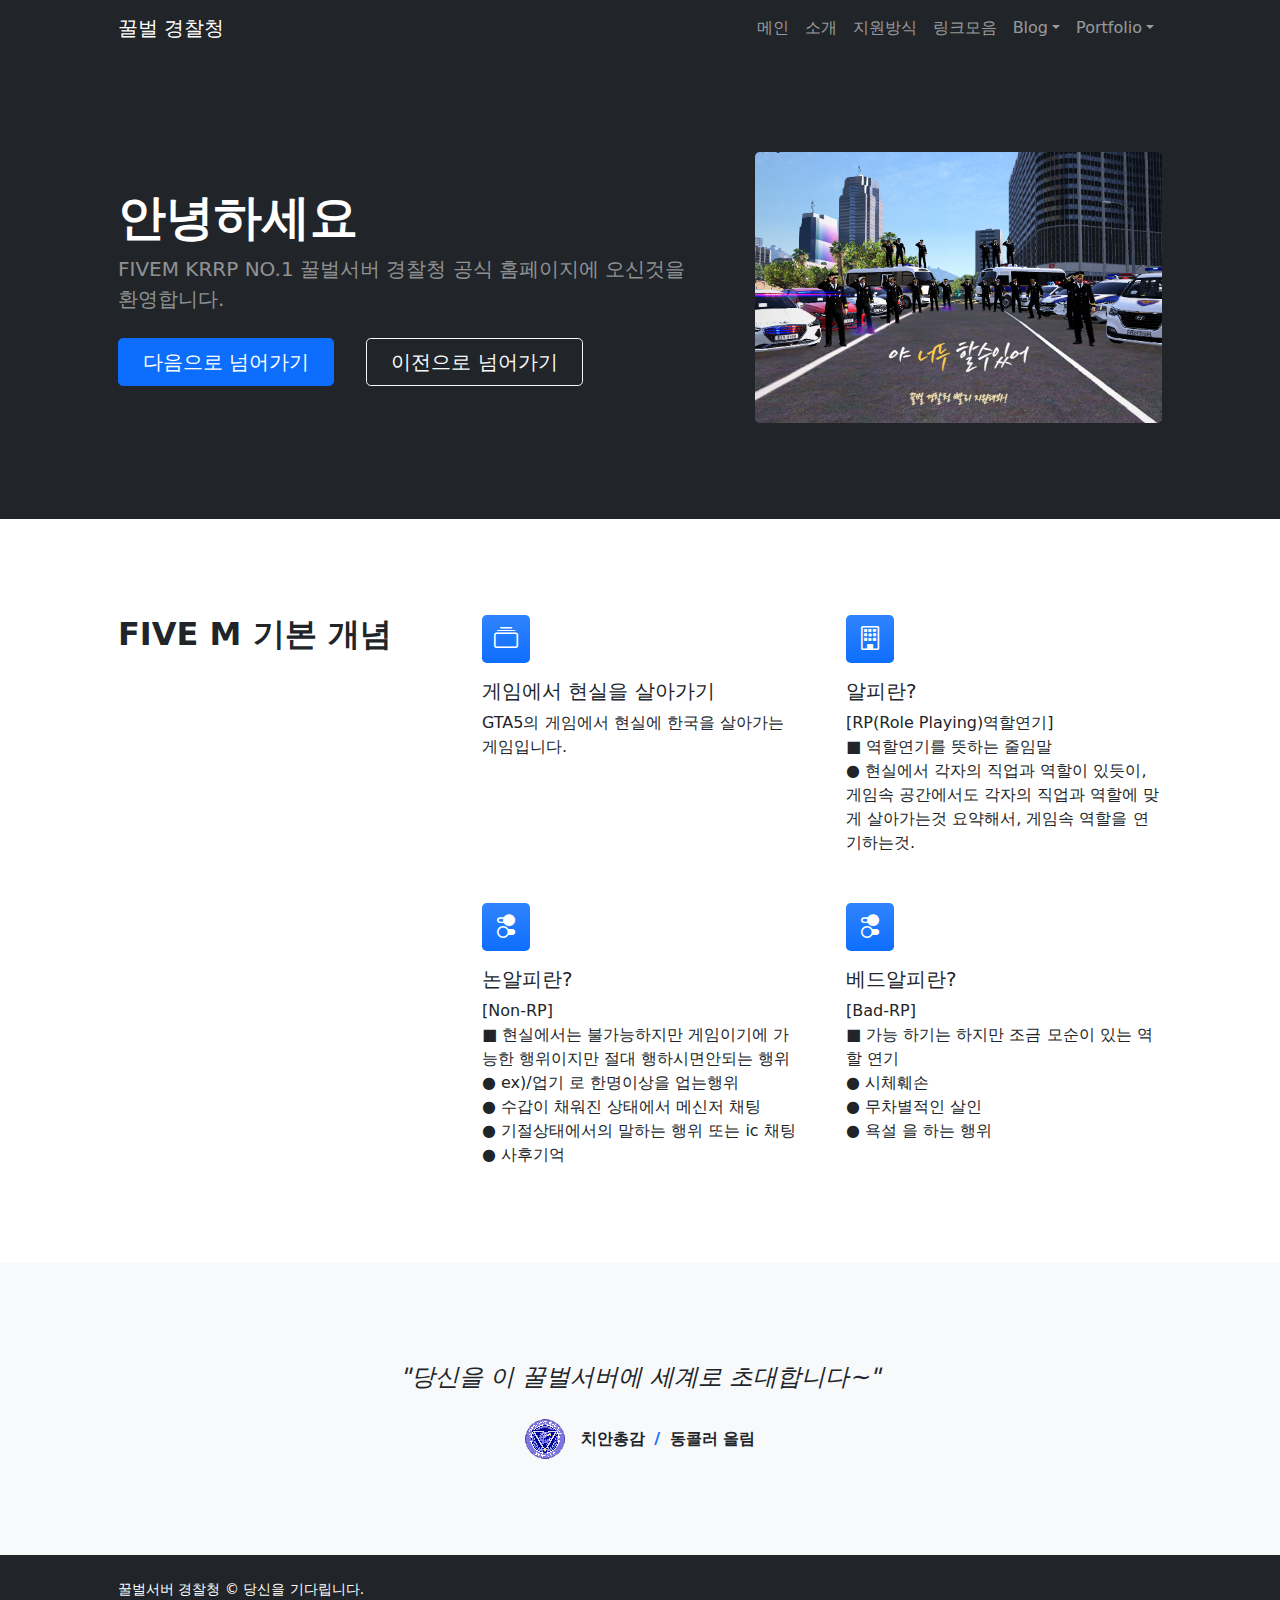
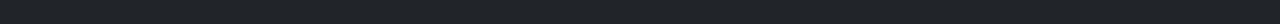
<file: index.html>
<!DOCTYPE html>
<html lang="en">
    <head>
        <meta charset="utf-8" />
        <meta name="viewport" content="width=device-width, initial-scale=1, shrink-to-fit=no" />
        <meta name="description" content="" />
        <meta name="author" content="" />
        <title>FIVE M 꿀벌서버 경찰청</title>
        <!-- Favicon-->
        <link rel="icon" type="image/x-icon" href="assets/1234.ico" />
        <!-- Bootstrap icons-->
        <link href="https://cdn.jsdelivr.net/npm/bootstrap-icons@1.5.0/font/bootstrap-icons.css" rel="stylesheet" />
        <!-- Core theme CSS (includes Bootstrap)-->
        <link href="css/styles.css" rel="stylesheet" />
    </head>
    <body class="d-flex flex-column h-100">
        <main class="flex-shrink-0">
            <!-- Navigation-->
            <nav class="navbar navbar-expand-lg navbar-dark bg-dark">
                <div class="container px-5">
                    <a class="navbar-brand" href="index.html">꿀벌 경찰청</a>
                    <button class="navbar-toggler" type="button" data-bs-toggle="collapse" data-bs-target="#navbarSupportedContent" aria-controls="navbarSupportedContent" aria-expanded="false" aria-label="Toggle navigation"><span class="navbar-toggler-icon"></span></button>
                    <div class="collapse navbar-collapse" id="navbarSupportedContent">
                        <ul class="navbar-nav ms-auto mb-2 mb-lg-0">
                          <li class="nav-item"><a class="nav-link" href="index.html">메인</a></li>
                          <li class="nav-item"><a class="nav-link" href="about.html">소개</a></li>
                          <li class="nav-item"><a class="nav-link" href="faq.html">지원방식</a></li>
                          <li class="nav-item"><a class="nav-link" href="index2.html">링크모음</a></li>
                          <li class="nav-item dropdown">
                              <a class="nav-link dropdown-toggle" id="navbarDropdownBlog" href="#" role="button" data-bs-toggle="dropdown" aria-expanded="false">Blog</a>
                              <ul class="dropdown-menu dropdown-menu-end" aria-labelledby="navbarDropdownBlog">
                                  <li><a class="dropdown-item" href="blog-home.html">블로그-메인</a></li>
                              </ul>
                          </li>
                          <li class="nav-item dropdown">
                              <a class="nav-link dropdown-toggle" id="navbarDropdownPortfolio" href="#" role="button" data-bs-toggle="dropdown" aria-expanded="false">Portfolio</a>
                              <ul class="dropdown-menu dropdown-menu-end" aria-labelledby="navbarDropdownPortfolio">
                                  <li><a class="dropdown-item" href="Portfolio-overview.html">포트폴리오 개요</a></li>
                                </ul>
                            </li>
                        </ul>
                    </div>
                </div>
            </nav>
            <!-- Header-->
            <header class="bg-dark py-5">
                <div class="container px-5">
                    <div class="row gx-5 align-items-center justify-content-center">
                        <div class="col-lg-8 col-xl-7 col-xxl-6">
                            <div class="my-5 text-center text-xl-start">
                                <h1 class="display-5 fw-bolder text-white mb-2">안녕하세요</h1>
                                <p class="lead fw-normal text-white-50 mb-4">FIVEM KRRP NO.1 꿀벌서버 경찰청 공식 홈페이지에 오신것을 환영합니다.</p>
                                <div class="d-grid gap-3 d-sm-flex justify-content-sm-center justify-content-xl-start">
                                    <a class="btn btn-primary btn-lg px-4 me-sm-3" href="#features">다음으로 넘어가기</a>
                                    <a class="btn btn-outline-light btn-lg px-4" href="#!">이전으로 넘어가기</a>
                                </div>
                            </div>
                        </div>
                        <div class="col-xl-5 col-xxl-6 d-none d-xl-block text-center"><img class="img-fluid rounded-3 my-5" src="2.png" alt="..." /></div>
                    </div>
                </div>
            </header>
            <!-- Features section-->
            <section class="py-5" id="features">
                <div class="container px-5 my-5">
                    <div class="row gx-5">
                        <div class="col-lg-4 mb-5 mb-lg-0"><h2 class="fw-bolder mb-0">FIVE M 기본 개념</h2></div>
                        <div class="col-lg-8">
                            <div class="row gx-5 row-cols-1 row-cols-md-2">
                                <div class="col mb-5 h-100">
                                    <div class="feature bg-primary bg-gradient text-white rounded-3 mb-3"><i class="bi bi-collection"></i></div>
                                    <h2 class="h5">게임에서 현실을 살아가기</h2>
                                    <p class="mb-0">GTA5의 게임에서 현실에 한국을 살아가는 게임입니다.</p>
                                </div>
                                <div class="col mb-5 h-100">
                                    <div class="feature bg-primary bg-gradient text-white rounded-3 mb-3"><i class="bi bi-building"></i></div>
                                    <h2 class="h5">알피란?</h2>
                                    <p class="mb-0">[RP(Role Playing)역할연기]<br>■ 역할연기를 뜻하는 줄임말<br>● 현실에서 각자의 직업과 역할이 있듯이, 게임속 공간에서도 각자의 직업과 역할에 맞게 살아가는것 요약해서, 게임속 역할을 연기하는것.</p>
                                </div>
                                <div class="col mb-5 mb-md-0 h-100">
                                    <div class="feature bg-primary bg-gradient text-white rounded-3 mb-3"><i class="bi bi-toggles2"></i></div>
                                    <h2 class="h5">논알피란?</h2>
                                    <p class="mb-0">[Non-RP]<br>
■ 현실에서는 불가능하지만 게임이기에 가능한 행위이지만 절대 행하시면안되는 행위<br>
● ex)/업기 로 한명이상을  업는행위<br>
● 수갑이 채워진 상태에서 메신저 채팅<br>
● 기절상태에서의 말하는 행위 또는 ic 채팅<br>
● 사후기억<br></p>
                                </div>
                                <div class="col h-100">
                                    <div class="feature bg-primary bg-gradient text-white rounded-3 mb-3"><i class="bi bi-toggles2"></i></div>
                                    <h2 class="h5">베드알피란?</h2>
                                    <p class="mb-0">[Bad-RP]<br>
■ 가능 하기는 하지만 조금 모순이 있는 역할 연기<br>
● 시체훼손<br>
● 무차별적인 살인<br>
● 욕설 을 하는 행위<br></p>
                                </div>
                            </div>
                        </div>
                    </div>
                </div>
            </section>
            <!-- Testimonial section-->
            <div class="py-5 bg-light">
                <div class="container px-5 my-5">
                    <div class="row gx-5 justify-content-center">
                        <div class="col-lg-10 col-xl-7">
                            <div class="text-center">
                                <div class="fs-4 mb-4 fst-italic">"당신을 이 꿀벌서버에 세계로 초대합니다~"</div>
                                <div class="d-flex align-items-center justify-content-center">
                                    <img class="rounded-circle me-3" src="1.png" alt="..." />
                                    <div class="fw-bold">
                                        치안총감
                                        <span class="fw-bold text-primary mx-1">/</span>
                                        동콜러 올림
                                    </div>
                                </div>
                            </div>
                        </div>
                    </div>
                </div>
            </div>
            <footer class="bg-dark py-4 mt-auto">
                <div class="container px-5">
                    <div class="row align-items-center justify-content-between flex-column flex-sm-row">
                        <div class="col-auto"><div class="small m-0 text-white">꿀벌서버 경찰청 &copy; 당신을 기다립니다.</div></div>
                        <div class="col-auto">
                        </div>
                    </div>
                </div>
            </footer>
            <!-- Bootstrap core JS-->
            <script src="https://cdn.jsdelivr.net/npm/bootstrap@5.1.3/dist/js/bootstrap.bundle.min.js"></script>
            <!-- Core theme JS-->
            <script src="js/scripts.js"></script>
    </body>
</html>
</file>
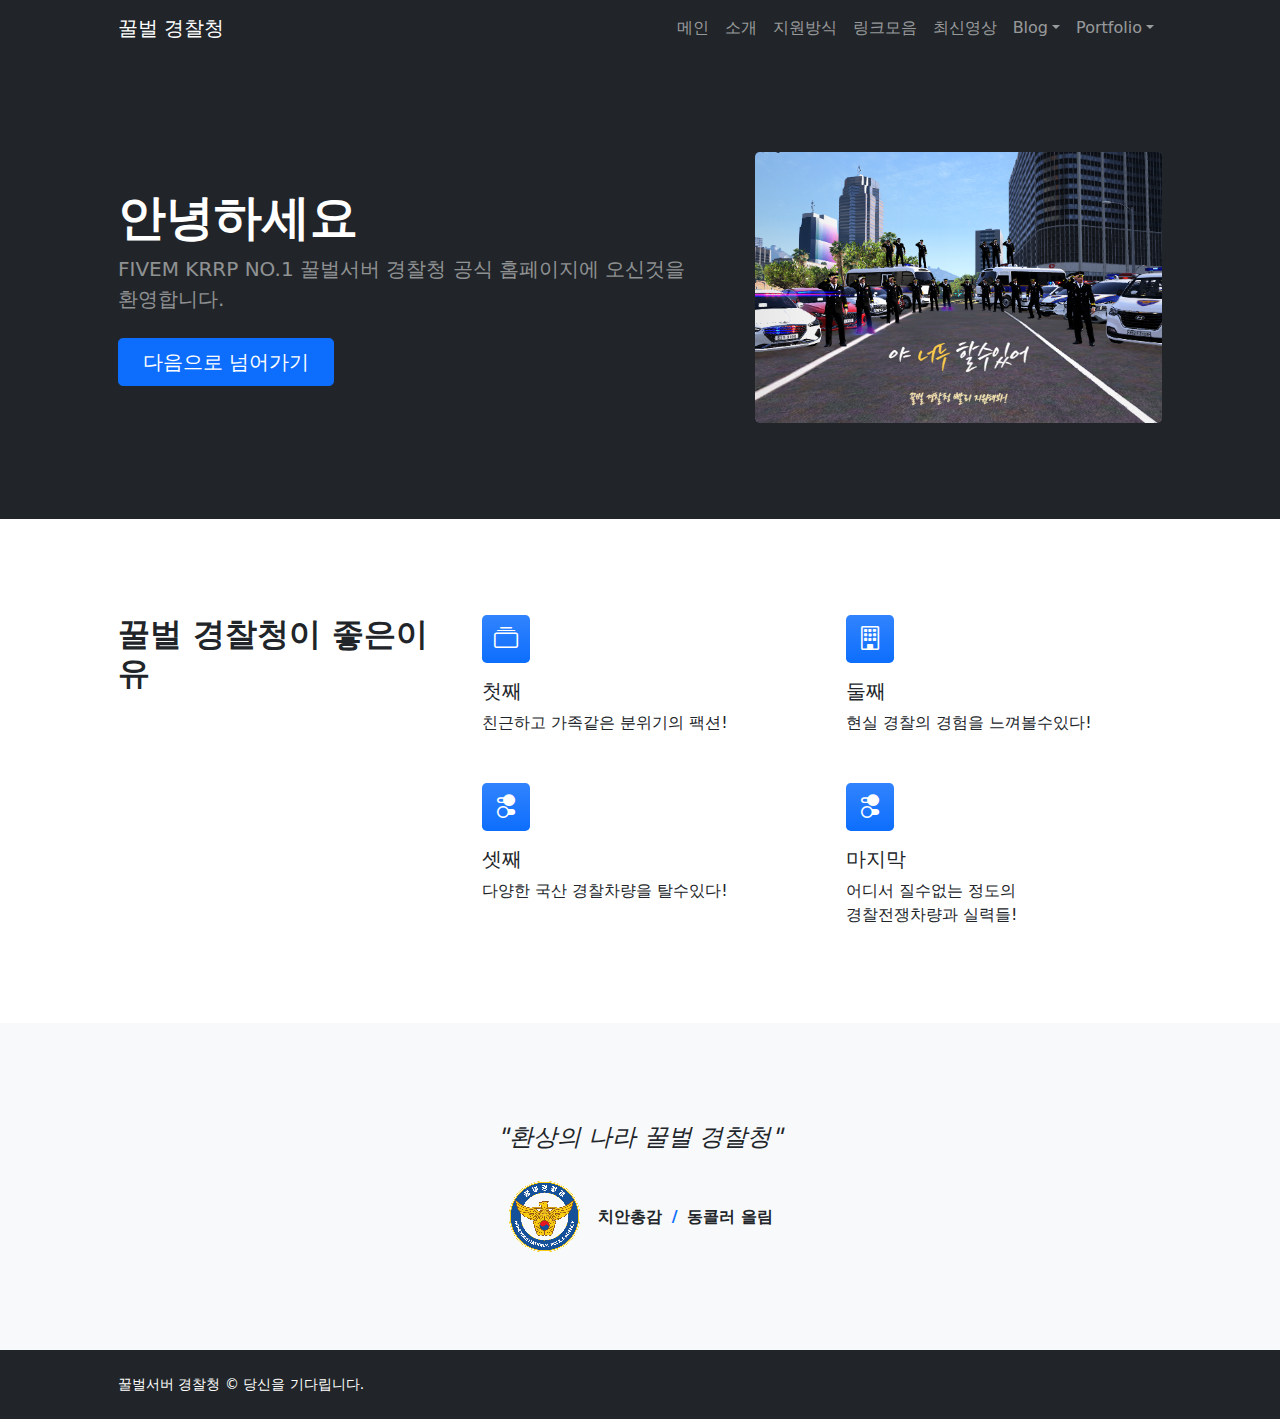
<file: 1234hbee-main/index.html>
<!DOCTYPE html>
<html lang="en">
    <head>
        <meta charset="utf-8" />
        <meta name="viewport" content="width=device-width, initial-scale=1, shrink-to-fit=no" />
        <meta name="description" content="" />
        <meta name="author" content="" />
        <title>FIVE M 꿀벌서버 경찰청</title>
        <!-- Favicon-->
        <link rel="icon" type="image/x-icon" href="assets/1234.ico" />
        <!-- Bootstrap icons-->
        <link href="https://cdn.jsdelivr.net/npm/bootstrap-icons@1.5.0/font/bootstrap-icons.css" rel="stylesheet" />
        <!-- Core theme CSS (includes Bootstrap)-->
        <link href="css/styles.css" rel="stylesheet" />
    </head>
    <body class="d-flex flex-column h-100">
        <main class="flex-shrink-0">
            <!-- Navigation-->
            <nav class="navbar navbar-expand-lg navbar-dark bg-dark">
                <div class="container px-5">
                    <a class="navbar-brand" href="index.html">꿀벌 경찰청</a>
                    <button class="navbar-toggler" type="button" data-bs-toggle="collapse" data-bs-target="#navbarSupportedContent" aria-controls="navbarSupportedContent" aria-expanded="false" aria-label="Toggle navigation"><span class="navbar-toggler-icon"></span></button>
                    <div class="collapse navbar-collapse" id="navbarSupportedContent">
                        <ul class="navbar-nav ms-auto mb-2 mb-lg-0">
                          <li class="nav-item"><a class="nav-link" href="index.html">메인</a></li>
                          <li class="nav-item"><a class="nav-link" href="about.html">소개</a></li>
                          <li class="nav-item"><a class="nav-link" href="faq.html">지원방식</a></li>
                          <li class="nav-item"><a class="nav-link" href="index2.html">링크모음</a></li>
                          <li class="nav-item"><a class="nav-link" href="index3.html">최신영상</a></li>
                          <li class="nav-item dropdown">
                              <a class="nav-link dropdown-toggle" id="navbarDropdownBlog" href="#" role="button" data-bs-toggle="dropdown" aria-expanded="false">Blog</a>
                              <ul class="dropdown-menu dropdown-menu-end" aria-labelledby="navbarDropdownBlog">
                                  <li><a class="dropdown-item" href="blog-home.html">블로그-메인</a></li>
                              </ul>
                          </li>
                          <li class="nav-item dropdown">
                              <a class="nav-link dropdown-toggle" id="navbarDropdownPortfolio" href="#" role="button" data-bs-toggle="dropdown" aria-expanded="false">Portfolio</a>
                              <ul class="dropdown-menu dropdown-menu-end" aria-labelledby="navbarDropdownPortfolio">
                                  <li><a class="dropdown-item" href="Portfolio-overview.html">포트폴리오 개요</a></li>
                                </ul>
                            </li>
                        </ul>
                    </div>
                </div>
            </nav>
            <!-- Header-->
            <header class="bg-dark py-5">
                <div class="container px-5">
                    <div class="row gx-5 align-items-center justify-content-center">
                        <div class="col-lg-8 col-xl-7 col-xxl-6">
                            <div class="my-5 text-center text-xl-start">
                                <h1 class="display-5 fw-bolder text-white mb-2">안녕하세요</h1>
                                <p class="lead fw-normal text-white-50 mb-4">FIVEM KRRP NO.1 꿀벌서버 경찰청 공식 홈페이지에 오신것을 환영합니다.</p>
                                <div class="d-grid gap-3 d-sm-flex justify-content-sm-center justify-content-xl-start">
                                    <a class="btn btn-primary btn-lg px-4 me-sm-3" href="#features">다음으로 넘어가기</a>
                                </div>
                            </div>
                        </div>
                        <div class="col-xl-5 col-xxl-6 d-none d-xl-block text-center"><img class="img-fluid rounded-3 my-5" src="2.png" alt="..." /></div>
                    </div>
                </div>
            </header>
            <!-- Features section-->
            <section class="py-5" id="features">
                <div class="container px-5 my-5">
                    <div class="row gx-5">
                        <div class="col-lg-4 mb-5 mb-lg-0"><h2 class="fw-bolder mb-0">꿀벌 경찰청이 좋은이유</h2></div>
                        <div class="col-lg-8">
                            <div class="row gx-5 row-cols-1 row-cols-md-2">
                                <div class="col mb-5 h-100">
                                    <div class="feature bg-primary bg-gradient text-white rounded-3 mb-3"><i class="bi bi-collection"></i></div>
                                    <h2 class="h5">첫째</h2>
                                    <p class="mb-0">친근하고 가족같은 분위기의 팩션!</p>
                                </div>
                                <div class="col mb-5 h-100">
                                    <div class="feature bg-primary bg-gradient text-white rounded-3 mb-3"><i class="bi bi-building"></i></div>
                                    <h2 class="h5">둘째</h2>
                                    <p class="mb-0">현실 경찰의 경험을 느껴볼수있다!</p>
                                </div>
                                <div class="col mb-5 mb-md-0 h-100">
                                    <div class="feature bg-primary bg-gradient text-white rounded-3 mb-3"><i class="bi bi-toggles2"></i></div>
                                    <h2 class="h5">셋째</h2>
                                    <p class="mb-0">다양한 국산 경찰차량을 탈수있다!</p>
                                </div>
                                <div class="col h-100">
                                    <div class="feature bg-primary bg-gradient text-white rounded-3 mb-3"><i class="bi bi-toggles2"></i></div>
                                    <h2 class="h5">마지막</h2>
                                    <p class="mb-0">어디서 질수없는 정도의 <br>경찰전쟁차량과 실력들!</br></p>
                                </div>
                            </div>
                        </div>
                    </div>
                </div>
            </section>
            <!-- Testimonial section-->
            <div class="py-5 bg-light">
                <div class="container px-5 my-5">
                    <div class="row gx-5 justify-content-center">
                        <div class="col-lg-10 col-xl-7">
                            <div class="text-center">
                                <div class="fs-4 mb-4 fst-italic">"환상의 나라 꿀벌 경찰청"</div>
                                <div class="d-flex align-items-center justify-content-center">
                                    <img class="rounded-circle me-3" src="1.png" alt="..." />
                                    <div class="fw-bold">
                                        치안총감
                                        <span class="fw-bold text-primary mx-1">/</span>
                                        동콜러 올림
                                    </div>
                                </div>
                            </div>
                        </div>
                    </div>
                </div>
            </div>
            <footer class="bg-dark py-4 mt-auto">
                <div class="container px-5">
                    <div class="row align-items-center justify-content-between flex-column flex-sm-row">
                        <div class="col-auto"><div class="small m-0 text-white">꿀벌서버 경찰청 &copy; 당신을 기다립니다.</div></div>
                        <div class="col-auto">
                        </div>
                    </div>
                </div>
            </footer>
            <!-- Bootstrap core JS-->
            <script src="https://cdn.jsdelivr.net/npm/bootstrap@5.1.3/dist/js/bootstrap.bundle.min.js"></script>
            <!-- Core theme JS-->
            <script src="js/scripts.js"></script>
    </body>
</html>
</file>
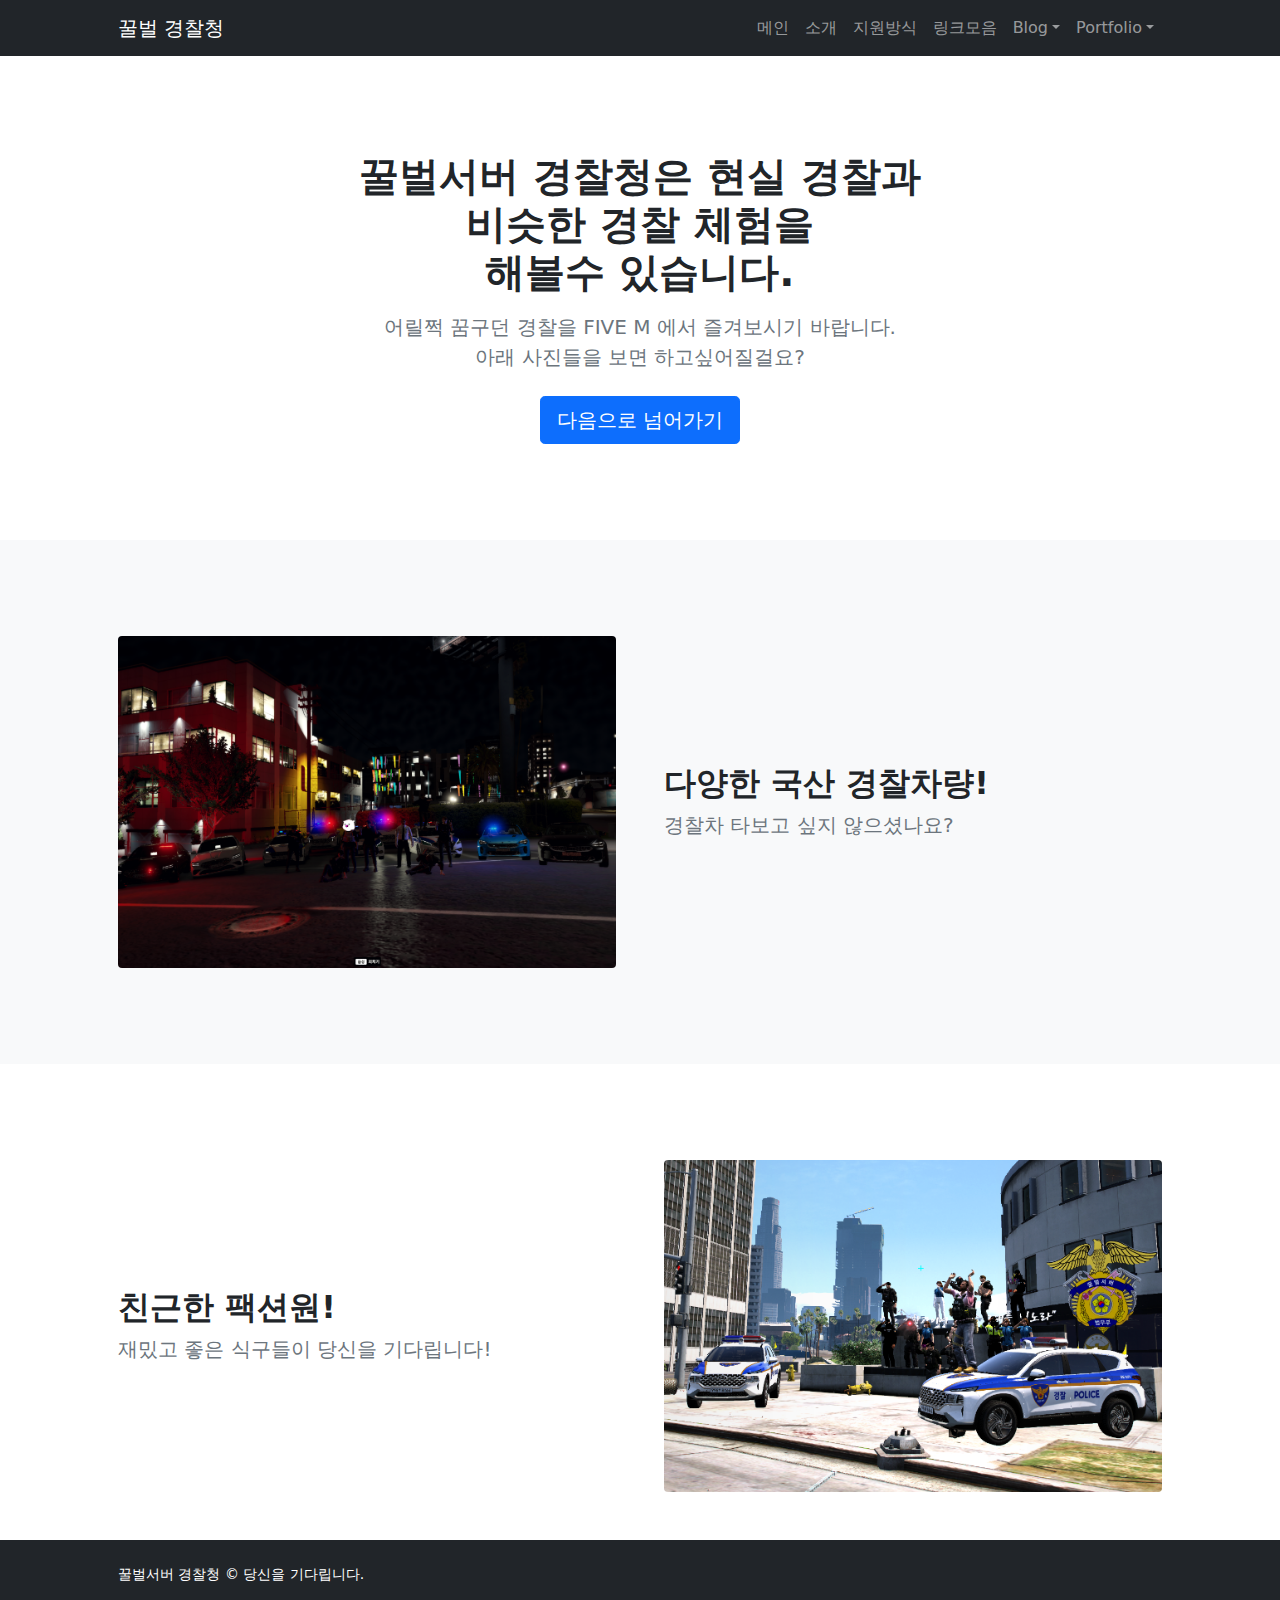
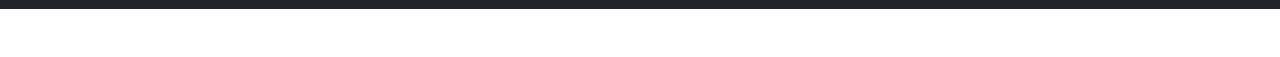
<file: about.html>
<!DOCTYPE html>
<html lang="en">
    <head>
        <meta charset="utf-8" />
        <meta name="viewport" content="width=device-width, initial-scale=1, shrink-to-fit=no" />
        <meta name="description" content="" />
        <meta name="author" content="" />
        <title>FIVE M 꿀벌서버 경찰청</title>
        <!-- Favicon-->
        <link rel="icon" type="image/x-icon" href="assets/1234.ico" />
        <!-- Bootstrap icons-->
        <link href="https://cdn.jsdelivr.net/npm/bootstrap-icons@1.5.0/font/bootstrap-icons.css" rel="stylesheet" />
        <!-- Core theme CSS (includes Bootstrap)-->
        <link href="css/styles.css" rel="stylesheet" />
    </head>
    <body class="d-flex flex-column">
        <main class="flex-shrink-0">
            <!-- Navigation-->
            <nav class="navbar navbar-expand-lg navbar-dark bg-dark">
                <div class="container px-5">
                    <a class="navbar-brand" href="index.html">꿀벌 경찰청</a>
                    <button class="navbar-toggler" type="button" data-bs-toggle="collapse" data-bs-target="#navbarSupportedContent" aria-controls="navbarSupportedContent" aria-expanded="false" aria-label="Toggle navigation"><span class="navbar-toggler-icon"></span></button>
                    <div class="collapse navbar-collapse" id="navbarSupportedContent">
                        <ul class="navbar-nav ms-auto mb-2 mb-lg-0">
                          <li class="nav-item"><a class="nav-link" href="index.html">메인</a></li>
                          <li class="nav-item"><a class="nav-link" href="about.html">소개</a></li>
                          <li class="nav-item"><a class="nav-link" href="faq.html">지원방식</a></li>
                          <li class="nav-item"><a class="nav-link" href="index2.html">링크모음</a></li>
                          <li class="nav-item dropdown">
                              <a class="nav-link dropdown-toggle" id="navbarDropdownBlog" href="#" role="button" data-bs-toggle="dropdown" aria-expanded="false">Blog</a>
                              <ul class="dropdown-menu dropdown-menu-end" aria-labelledby="navbarDropdownBlog">
                                  <li><a class="dropdown-item" href="blog-home.html">블로그-메인</a></li>
                              </ul>
                          </li>
                          <li class="nav-item dropdown">
                              <a class="nav-link dropdown-toggle" id="navbarDropdownPortfolio" href="#" role="button" data-bs-toggle="dropdown" aria-expanded="false">Portfolio</a>
                              <ul class="dropdown-menu dropdown-menu-end" aria-labelledby="navbarDropdownPortfolio">
                                  <li><a class="dropdown-item" href="Portfolio-overview.html">포트폴리오 개요</a></li>
                                </ul>
                            </li>
                        </ul>
                    </div>
                </div>
            </nav>
            <!-- Header-->
            <header class="py-5">
                <div class="container px-5">
                    <div class="row justify-content-center">
                        <div class="col-lg-8 col-xxl-6">
                            <div class="text-center my-5">
                                <h1 class="fw-bolder mb-3">꿀벌서버 경찰청은 현실 경찰과<br> 비슷한 경찰 체험을 <br>해볼수 있습니다.</h1>
                                <p class="lead fw-normal text-muted mb-4">어릴쩍 꿈구던 경찰을 FIVE M 에서 즐겨보시기 바랍니다.<br>아래 사진들을 보면 하고싶어질걸요?</p>
                                <a class="btn btn-primary btn-lg" href="#scroll-target">다음으로 넘어가기</a>
                            </div>
                        </div>
                    </div>
                </div>
            </header>
            <!-- About section one-->
            <section class="py-5 bg-light" id="scroll-target">
                <div class="container px-5 my-5">
                    <div class="row gx-5 align-items-center">
                        <div class="col-lg-6"><img class="img-fluid rounded mb-5 mb-lg-0" src="3.png" alt="..." /></div>
                        <div class="col-lg-6">
                            <h2 class="fw-bolder">다양한 국산 경찰차량!</h2>
                            <p class="lead fw-normal text-muted mb-0">경찰차 타보고 싶지 않으셨나요?</p>
                        </div>
                    </div>
                </div>
            </section>
            <!-- About section two-->
            <section class="py-5">
                <div class="container px-5 my-5">
                    <div class="row gx-5 align-items-center">
                        <div class="col-lg-6 order-first order-lg-last"><img class="img-fluid rounded mb-5 mb-lg-0" src="4.png" alt="..." /></div>
                        <div class="col-lg-6">
                            <h2 class="fw-bolder">친근한 팩션원!</h2>
                            <p class="lead fw-normal text-muted mb-0">재밌고 좋은 식구들이 당신을 기다립니다!</p>
                        </div>
                    </div>
                </div>
                <footer class="bg-dark py-4 mt-auto">
                    <div class="container px-5">
                        <div class="row align-items-center justify-content-between flex-column flex-sm-row">
                            <div class="col-auto"><div class="small m-0 text-white">꿀벌서버 경찰청 &copy; 당신을 기다립니다.</div></div>
                            <div class="col-auto">
                            </div>
                        </div>
                    </div>
                </footer>
                <!-- Bootstrap core JS-->
                <script src="https://cdn.jsdelivr.net/npm/bootstrap@5.1.3/dist/js/bootstrap.bundle.min.js"></script>
                <!-- Core theme JS-->
                <script src="js/scripts.js"></script>
    </body>
</html>
</file>
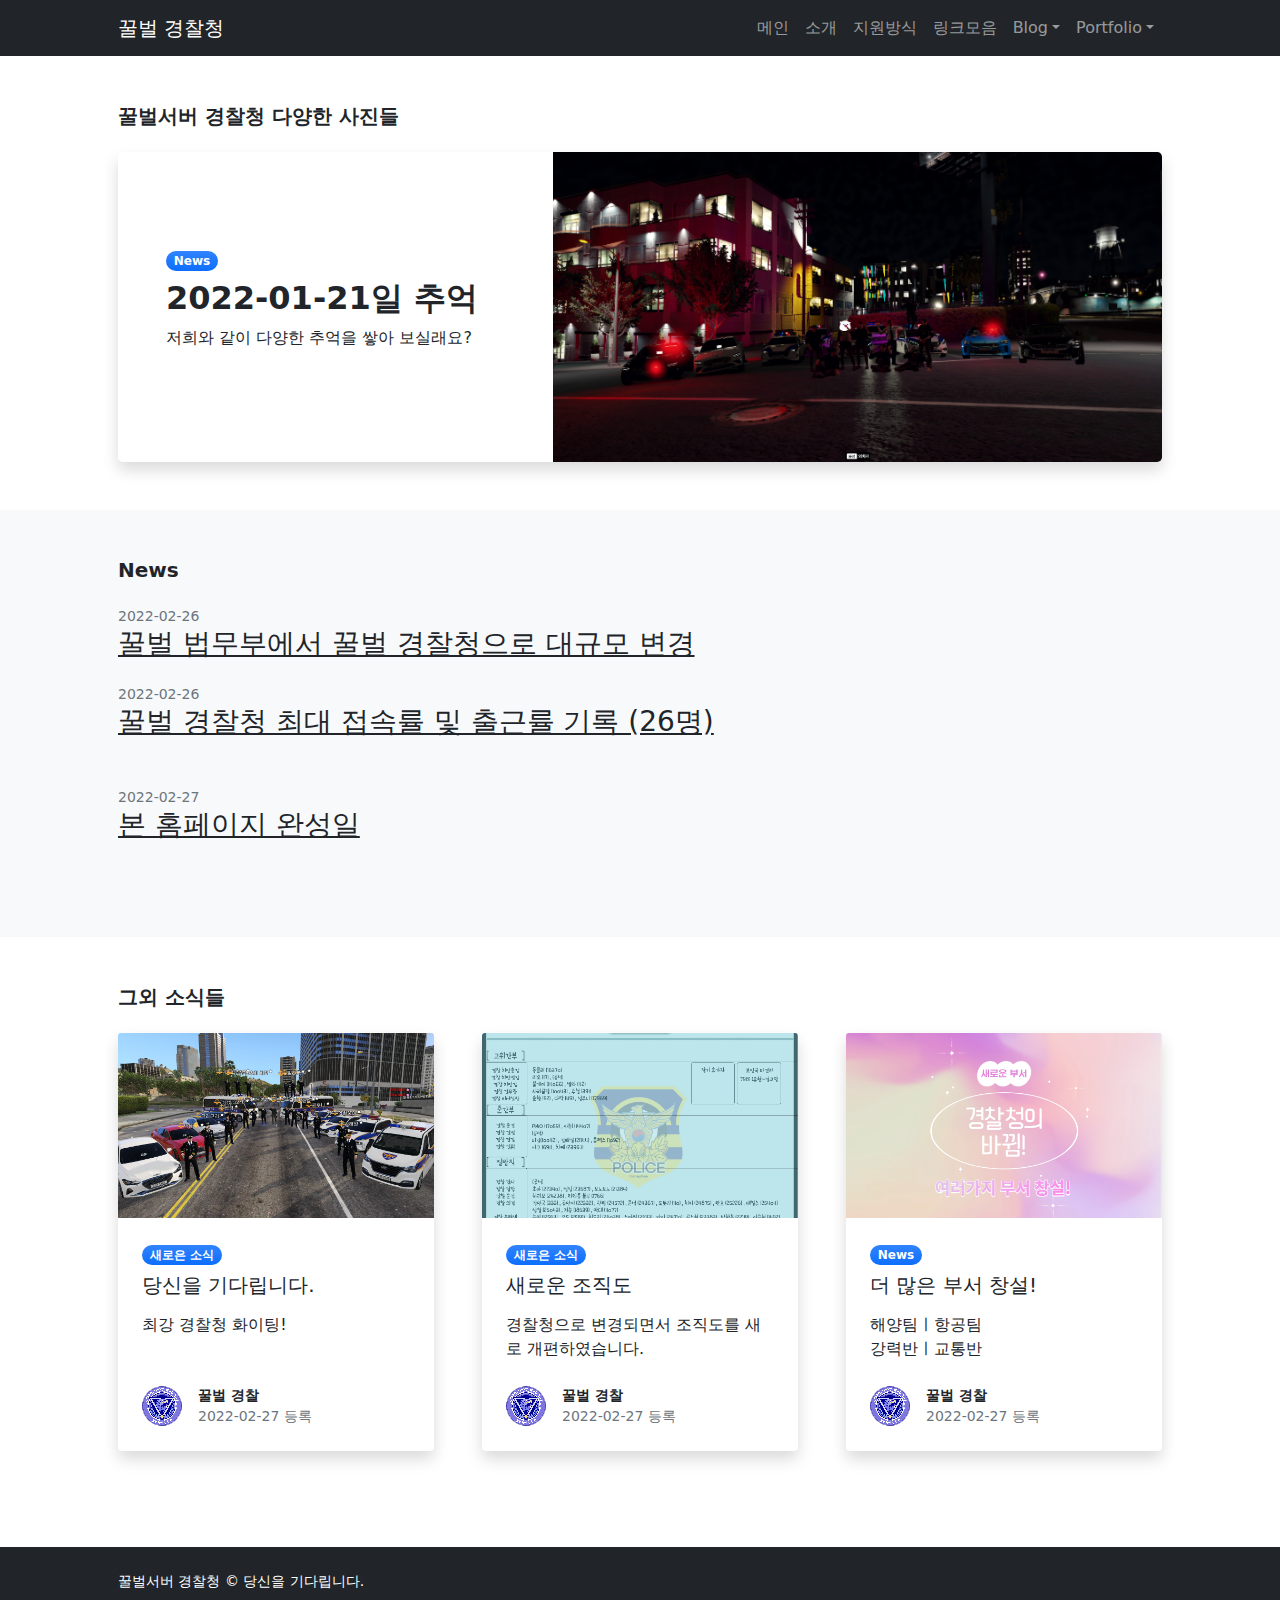
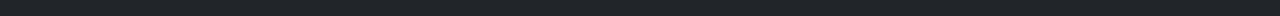
<file: blog-home.html>
<!DOCTYPE html>
<html lang="en">
    <head>
        <meta charset="utf-8" />
        <meta name="viewport" content="width=device-width, initial-scale=1, shrink-to-fit=no" />
        <meta name="description" content="" />
        <meta name="author" content="" />
        <title>FIVE M 꿀벌서버 경찰청</title>
        <!-- Favicon-->
        <link rel="icon" type="image/x-icon" href="assets/1234.ico" />
        <!-- Bootstrap icons-->
        <link href="https://cdn.jsdelivr.net/npm/bootstrap-icons@1.5.0/font/bootstrap-icons.css" rel="stylesheet" />
        <!-- Core theme CSS (includes Bootstrap)-->
        <link href="css/styles.css" rel="stylesheet" />
    </head>
    <body class="d-flex flex-column">
        <main class="flex-shrink-0">
            <!-- Navigation-->
            <nav class="navbar navbar-expand-lg navbar-dark bg-dark">
                <div class="container px-5">
                  <a class="navbar-brand" href="index.html">꿀벌 경찰청</a>
                  <button class="navbar-toggler" type="button" data-bs-toggle="collapse" data-bs-target="#navbarSupportedContent" aria-controls="navbarSupportedContent" aria-expanded="false" aria-label="Toggle navigation"><span class="navbar-toggler-icon"></span></button>
                  <div class="collapse navbar-collapse" id="navbarSupportedContent">
                      <ul class="navbar-nav ms-auto mb-2 mb-lg-0">
                        <li class="nav-item"><a class="nav-link" href="index.html">메인</a></li>
                        <li class="nav-item"><a class="nav-link" href="about.html">소개</a></li>
                        <li class="nav-item"><a class="nav-link" href="faq.html">지원방식</a></li>
                        <li class="nav-item"><a class="nav-link" href="index2.html">링크모음</a></li>
                        <li class="nav-item dropdown">
                            <a class="nav-link dropdown-toggle" id="navbarDropdownBlog" href="#" role="button" data-bs-toggle="dropdown" aria-expanded="false">Blog</a>
                            <ul class="dropdown-menu dropdown-menu-end" aria-labelledby="navbarDropdownBlog">
                                <li><a class="dropdown-item" href="blog-home.html">블로그-메인</a></li>
                            </ul>
                        </li>
                        <li class="nav-item dropdown">
                            <a class="nav-link dropdown-toggle" id="navbarDropdownPortfolio" href="#" role="button" data-bs-toggle="dropdown" aria-expanded="false">Portfolio</a>
                            <ul class="dropdown-menu dropdown-menu-end" aria-labelledby="navbarDropdownPortfolio">
                                <li><a class="dropdown-item" href="Portfolio-overview.html">포트폴리오 개요</a></li>
                                </ul>
                            </li>
                        </ul>
                    </div>
                </div>
            </nav>
            <!-- Page Content-->
            <section class="py-5">
                <div class="container px-5">
                    <h1 class="fw-bolder fs-5 mb-4">꿀벌서버 경찰청 다양한 사진들</h1>
                    <div class="card border-0 shadow rounded-3 overflow-hidden">
                        <div class="card-body p-0">
                            <div class="row gx-0">
                                <div class="col-lg-6 col-xl-5 py-lg-5">
                                    <div class="p-4 p-md-5">
                                        <div class="badge bg-primary bg-gradient rounded-pill mb-2">News</div>
                                        <div class="h2 fw-bolder">2022-01-21일 추억</div>
                                        <p>저희와 같이 다양한 추억을 쌓아 보실래요?</p>
                                        <a class="stretched-link text-decoration-none" href="#!">

                                        </a>
                                    </div>
                                </div>
                                <div class="col-lg-6 col-xl-7"><div class="bg-featured-blog" style="background-image: url('5.png')"></div></div>
                            </div>
                        </div>
                    </div>
                </div>
            </section>
            <section class="py-5 bg-light">
                <div class="container px-5">
                    <div class="row gx-5">
                        <div class="col-xl-8">
                            <h2 class="fw-bolder fs-5 mb-4">News</h2>
                            <!-- News item-->
                            <div class="mb-4">
                                <div class="small text-muted">2022-02-26</div>
                                <a class="link-dark" href="#!"><h3>꿀벌 법무부에서 꿀벌 경찰청으로 대규모 변경</h3></a>
                            </div>
                            <!-- News item-->
                            <div class="mb-5">
                                <div class="small text-muted">2022-02-26</div>
                                <a class="link-dark" href="#!"><h3>꿀벌 경찰청 최대 접속률 및 출근률 기록 (26명)</h3></a>
                            </div>
                            <!-- News item-->
                            <div class="mb-5">
                                <div class="small text-muted">2022-02-27</div>
                                <a class="link-dark" href="#!"><h3>본 홈페이지 완성일</h3></a>
                            </div>
                            <div class="text-end mb-5 mb-xl-0">
                                <a class="text-decoration-none" href="#!">

                                </a>
                            </div>
                        </div>

            </section>
            <!-- Blog preview section-->
            <section class="py-5">
                <div class="container px-5">
                    <h2 class="fw-bolder fs-5 mb-4">그외 소식들</h2>
                    <div class="row gx-5">
                        <div class="col-lg-4 mb-5">
                            <div class="card h-100 shadow border-0">
                                <img class="card-img-top" src="6.png" alt="..." />
                                <div class="card-body p-4">
                                    <div class="badge bg-primary bg-gradient rounded-pill mb-2">새로은 소식</div>
                                    <a class="text-decoration-none link-dark stretched-link" href="#!"><div class="h5 card-title mb-3">당신을 기다립니다.</div></a>
                                    <p class="card-text mb-0">최강 경찰청 화이팅!</p>
                                </div>
                                <div class="card-footer p-4 pt-0 bg-transparent border-top-0">
                                    <div class="d-flex align-items-end justify-content-between">
                                        <div class="d-flex align-items-center">
                                            <img class="rounded-circle me-3" src="1.png" alt="..." />
                                            <div class="small">
                                                <div class="fw-bold">꿀벌 경찰</div>
                                                <div class="text-muted">2022-02-27 등록</div>
                                            </div>
                                        </div>
                                    </div>
                                </div>
                            </div>
                        </div>
                        <div class="col-lg-4 mb-5">
                            <div class="card h-100 shadow border-0">
                                <img class="card-img-top" src="7.png" alt="..." />
                                <div class="card-body p-4">
                                    <div class="badge bg-primary bg-gradient rounded-pill mb-2">새로은 소식</div>
                                    <a class="text-decoration-none link-dark stretched-link" href="#!"><div class="h5 card-title mb-3">새로운 조직도</div></a>
                                    <p class="card-text mb-0">경찰청으로 변경되면서 조직도를 새로 개편하였습니다.</p>
                                </div>
                                <div class="card-footer p-4 pt-0 bg-transparent border-top-0">
                                    <div class="d-flex align-items-end justify-content-between">
                                        <div class="d-flex align-items-center">
                                          <img class="rounded-circle me-3" src="1.png" alt="..." />
                                          <div class="small">
                                              <div class="fw-bold">꿀벌 경찰</div>
                                              <div class="text-muted">2022-02-27 등록</div>
                                            </div>
                                        </div>
                                    </div>
                                </div>
                            </div>
                        </div>
                        <div class="col-lg-4 mb-5">
                            <div class="card h-100 shadow border-0">
                                <img class="card-img-top" src="8.png" alt="..." />
                                <div class="card-body p-4">
                                    <div class="badge bg-primary bg-gradient rounded-pill mb-2">News</div>
                                    <a class="text-decoration-none link-dark stretched-link" href="#!"><div class="h5 card-title mb-3">더 많은 부서 창설!</div></a>
                                    <p class="card-text mb-0">해양팀ㅣ항공팀<br>강력반ㅣ교통반</p>
                                </div>
                                <div class="card-footer p-4 pt-0 bg-transparent border-top-0">
                                    <div class="d-flex align-items-end justify-content-between">
                                        <div class="d-flex align-items-center">
                                          <img class="rounded-circle me-3" src="1.png" alt="..." />
                                          <div class="small">
                                              <div class="fw-bold">꿀벌 경찰</div>
                                              <div class="text-muted">2022-02-27 등록</div>
                                            </div>
                                        </div>
                                    </div>
                                </div>
                            </div>
                        </div>
                    </div>
            </section>
        </main>
        <!-- Footer-->
        <footer class="bg-dark py-4 mt-auto">
            <div class="container px-5">
                <div class="row align-items-center justify-content-between flex-column flex-sm-row">
                    <div class="col-auto"><div class="small m-0 text-white">꿀벌서버 경찰청 &copy; 당신을 기다립니다.</div></div>
                    <div class="col-auto">
                    </div>
                </div>
            </div>
        </footer>
        <!-- Bootstrap core JS-->
        <script src="https://cdn.jsdelivr.net/npm/bootstrap@5.1.3/dist/js/bootstrap.bundle.min.js"></script>
        <!-- Core theme JS-->
        <script src="js/scripts.js"></script>
    </body>
</html>
</file>
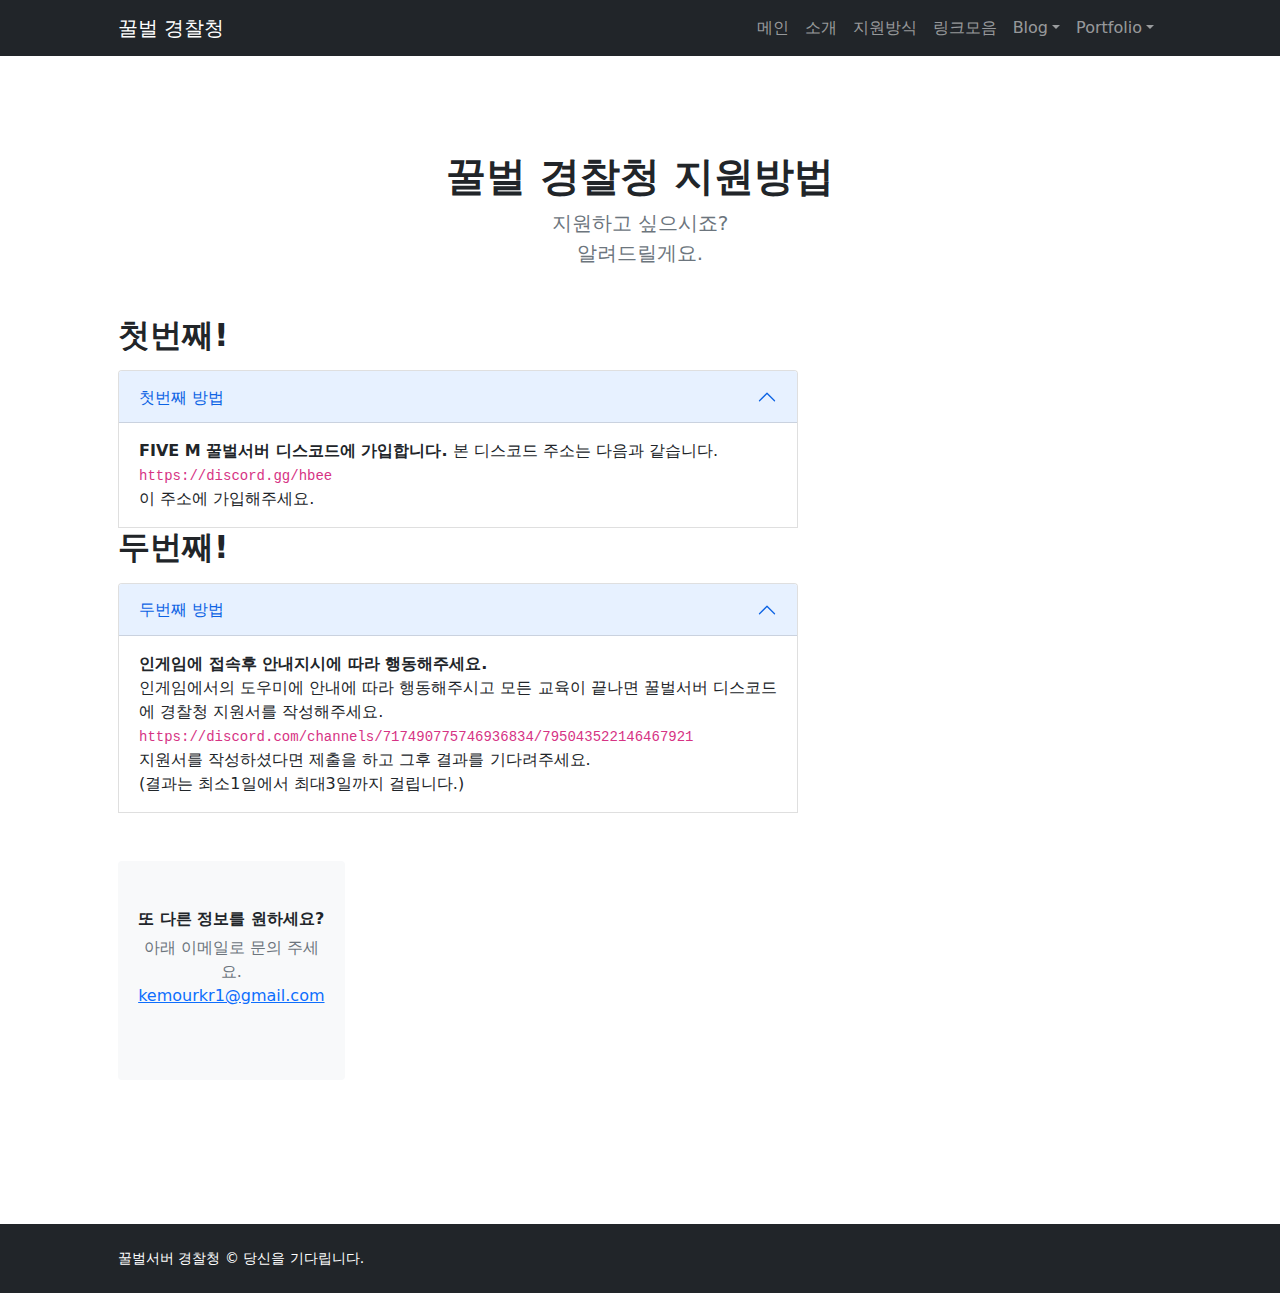
<file: faq.html>
<!DOCTYPE html>
<html lang="en">
    <head>
        <meta charset="utf-8" />
        <meta name="viewport" content="width=device-width, initial-scale=1, shrink-to-fit=no" />
        <meta name="description" content="" />
        <meta name="author" content="" />
        <title>FIVE M 꿀벌서버 경찰청</title>
        <!-- Favicon-->
        <link rel="icon" type="image/x-icon" href="assets/1234.ico" />
        <!-- Bootstrap icons-->
        <link href="https://cdn.jsdelivr.net/npm/bootstrap-icons@1.5.0/font/bootstrap-icons.css" rel="stylesheet" />
        <!-- Core theme CSS (includes Bootstrap)-->
        <link href="css/styles.css" rel="stylesheet" />
    </head>
    <body class="d-flex flex-column h-100">
        <main class="flex-shrink-0">
            <!-- Navigation-->
            <nav class="navbar navbar-expand-lg navbar-dark bg-dark">
                <div class="container px-5">
                  <a class="navbar-brand" href="index.html">꿀벌 경찰청</a>
                  <button class="navbar-toggler" type="button" data-bs-toggle="collapse" data-bs-target="#navbarSupportedContent" aria-controls="navbarSupportedContent" aria-expanded="false" aria-label="Toggle navigation"><span class="navbar-toggler-icon"></span></button>
                  <div class="collapse navbar-collapse" id="navbarSupportedContent">
                      <ul class="navbar-nav ms-auto mb-2 mb-lg-0">
                        <li class="nav-item"><a class="nav-link" href="index.html">메인</a></li>
                        <li class="nav-item"><a class="nav-link" href="about.html">소개</a></li>
                        <li class="nav-item"><a class="nav-link" href="faq.html">지원방식</a></li>
                        <li class="nav-item"><a class="nav-link" href="index2.html">링크모음</a></li>
                        <li class="nav-item dropdown">
                            <a class="nav-link dropdown-toggle" id="navbarDropdownBlog" href="#" role="button" data-bs-toggle="dropdown" aria-expanded="false">Blog</a>
                            <ul class="dropdown-menu dropdown-menu-end" aria-labelledby="navbarDropdownBlog">
                                <li><a class="dropdown-item" href="blog-home.html">블로그-메인</a></li>
                            </ul>
                        </li>
                        <li class="nav-item dropdown">
                            <a class="nav-link dropdown-toggle" id="navbarDropdownPortfolio" href="#" role="button" data-bs-toggle="dropdown" aria-expanded="false">Portfolio</a>
                            <ul class="dropdown-menu dropdown-menu-end" aria-labelledby="navbarDropdownPortfolio">
                                <li><a class="dropdown-item" href="Portfolio-overview.html">포트폴리오 개요</a></li>
                                </ul>
                            </li>
                        </ul>
                    </div>
                </div>
            </nav>
            <!-- Page Content-->
            <section class="py-5">
                <div class="container px-5 my-5">
                    <div class="text-center mb-5">
                        <h1 class="fw-bolder">꿀벌 경찰청 지원방법</h1>
                        <p class="lead fw-normal text-muted mb-0">지원하고 싶으시죠?<br>알려드릴게요.</p>
                    </div>
                    <div class="row gx-5">
                        <div class="col-xl-8">
                            <!-- FAQ Accordion 1-->
                            <h2 class="fw-bolder mb-3">첫번째!</h2>
                            <div class="accordion mb-5" id="accordionExample">
                                <div class="accordion-item">
                                    <h3 class="accordion-header" id="headingOne"><button class="accordion-button" type="button" data-bs-toggle="collapse" data-bs-target="#collapseOne" aria-expanded="true" aria-controls="collapseOne">첫번째 방법</button></h3>
                                    <div class="accordion-collapse collapse show" id="collapseOne" aria-labelledby="headingOne" data-bs-parent="#accordionExample">
                                        <div class="accordion-body">
                                            <strong>FIVE M 꿀벌서버 디스코드에 가입합니다.</strong>
                                            본 디스코드 주소는 다음과 같습니다.<br>
                                            <code>https://discord.gg/hbee</code><br>
                                            이 주소에 가입해주세요.
                                        </div>
                                    </div>
                                </div>
                            <h2 class="fw-bolder mb-3">두번째!</h2>
                            <div class="accordion mb-5 mb-xl-0" id="accordionExample2">
                                <div class="accordion-item">
                                    <h3 class="accordion-header" id="headingOne"><button class="accordion-button" type="button" data-bs-toggle="collapse" data-bs-target="#collapseOne" aria-expanded="true" aria-controls="collapseOne">두번째 방법</button></h3>
                                    <div class="accordion-collapse collapse show" id="collapseOne" aria-labelledby="headingOne" data-bs-parent="#accordionExample2">
                                        <div class="accordion-body">
                                            <strong>인게임에 접속후 안내지시에 따라 행동해주세요.</strong><br>
                                            인게임에서의 도우미에 안내에 따라 행동해주시고 모든 교육이 끝나면 꿀벌서버 디스코드에 경찰청 지원서를 작성해주세요.<br>
                                            <code>https://discord.com/channels/717490775746936834/795043522146467921</code><br>
                                            지원서를 작성하셨다면 제출을 하고 그후 결과를 기다려주세요.<br> (결과는 최소1일에서 최대3일까지 걸립니다.)
                                        </div>
                                    </div>
                                </div>
                        <div class="col-xl-4">
                            <div class="card border-0 bg-light mt-xl-5">
                                <div class="card-body p-4 py-lg-5">
                                    <div class="d-flex align-items-center justify-content-center">
                                        <div class="text-center">
                                            <div class="h6 fw-bolder">또 다른 정보를 원하세요?</div>
                                            <p class="text-muted mb-4">
                                                아래 이메일로 문의 주세요.
                                                <br />
                                                <a href="#!">kemourkr1@gmail.com</a>
                                            </p>
                                        </div>
                                    </div>
                                </div>
                            </div>
                        </div>
                    </div>
                </div>
            </section>
        </main>
        <!-- Footer-->
        <footer class="bg-dark py-4 mt-auto">
            <div class="container px-5">
                <div class="row align-items-center justify-content-between flex-column flex-sm-row">
                    <div class="col-auto"><div class="small m-0 text-white">꿀벌서버 경찰청 &copy; 당신을 기다립니다.</div></div>
                    <div class="col-auto">
                    </div>
                </div>
            </div>
        </footer>
        <!-- Bootstrap core JS-->
        <script src="https://cdn.jsdelivr.net/npm/bootstrap@5.1.3/dist/js/bootstrap.bundle.min.js"></script>
        <!-- Core theme JS-->
        <script src="js/scripts.js"></script>
    </body>
</html>
</file>
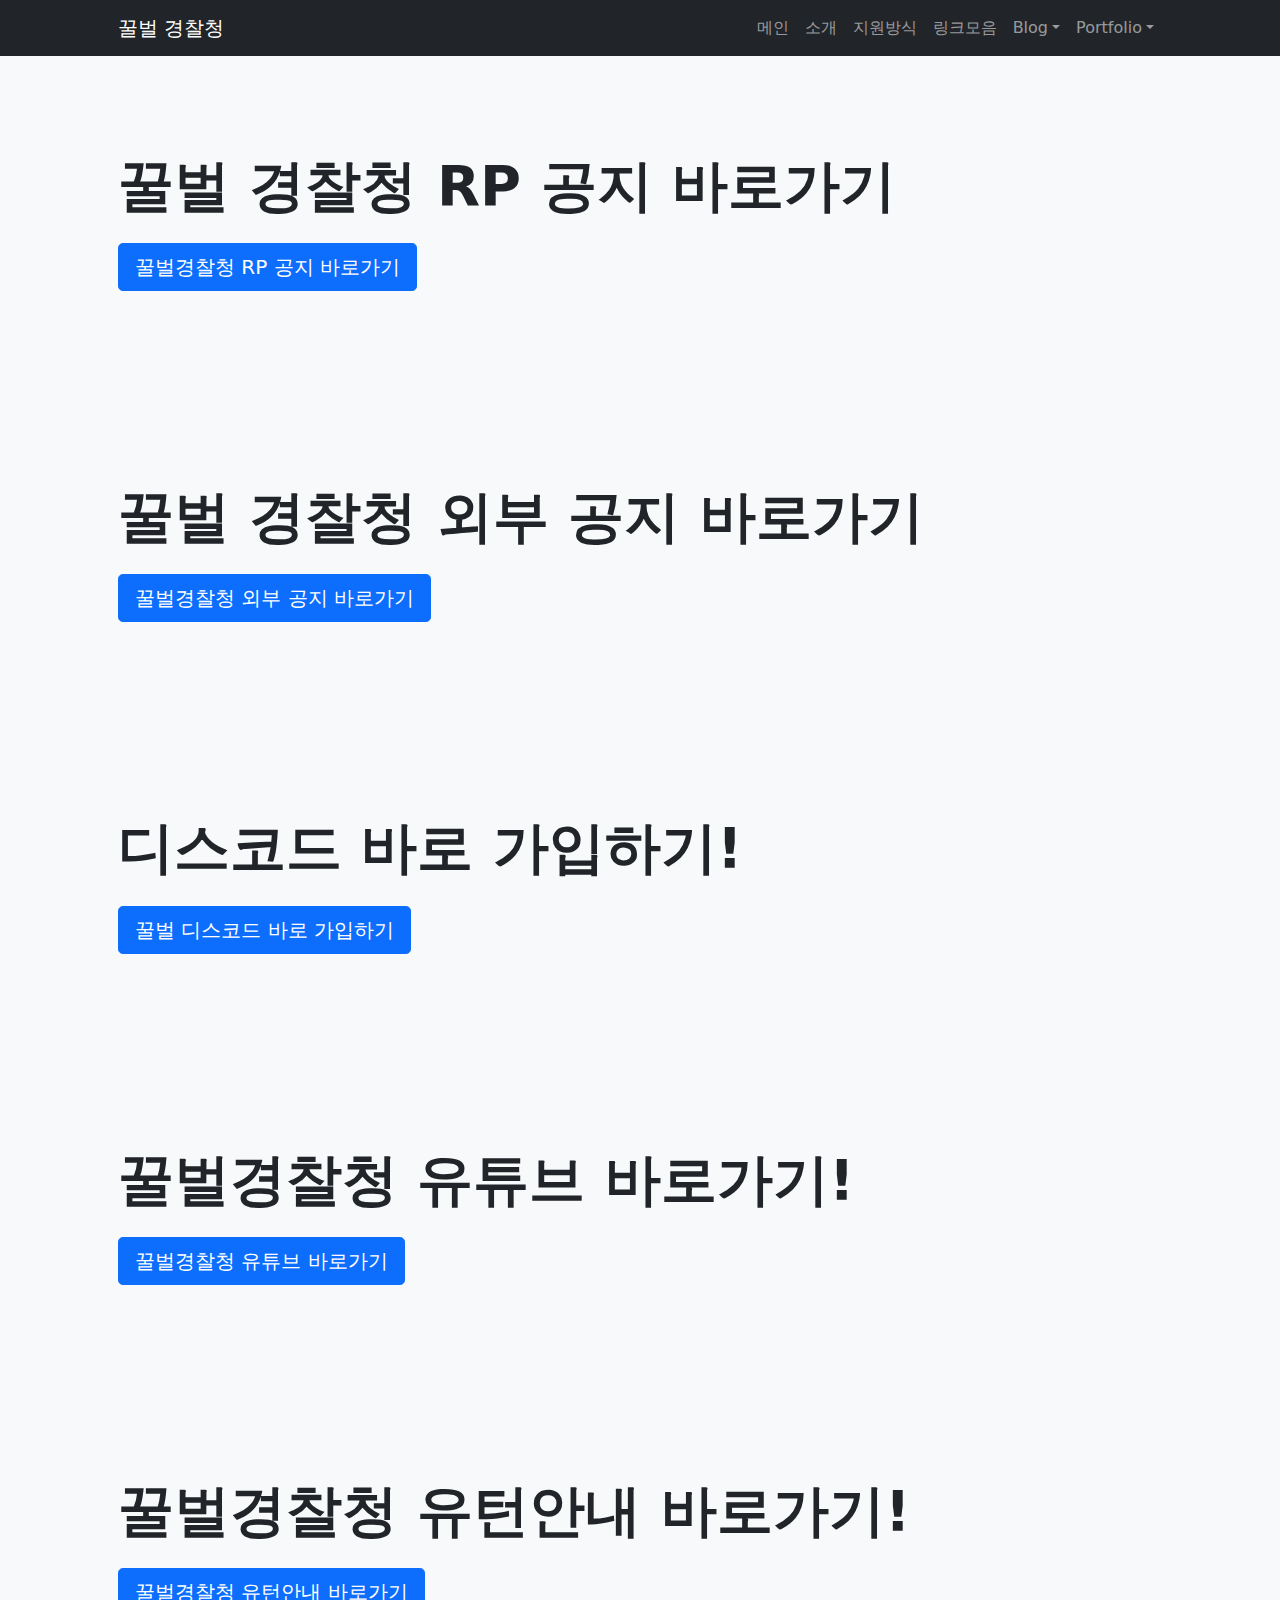
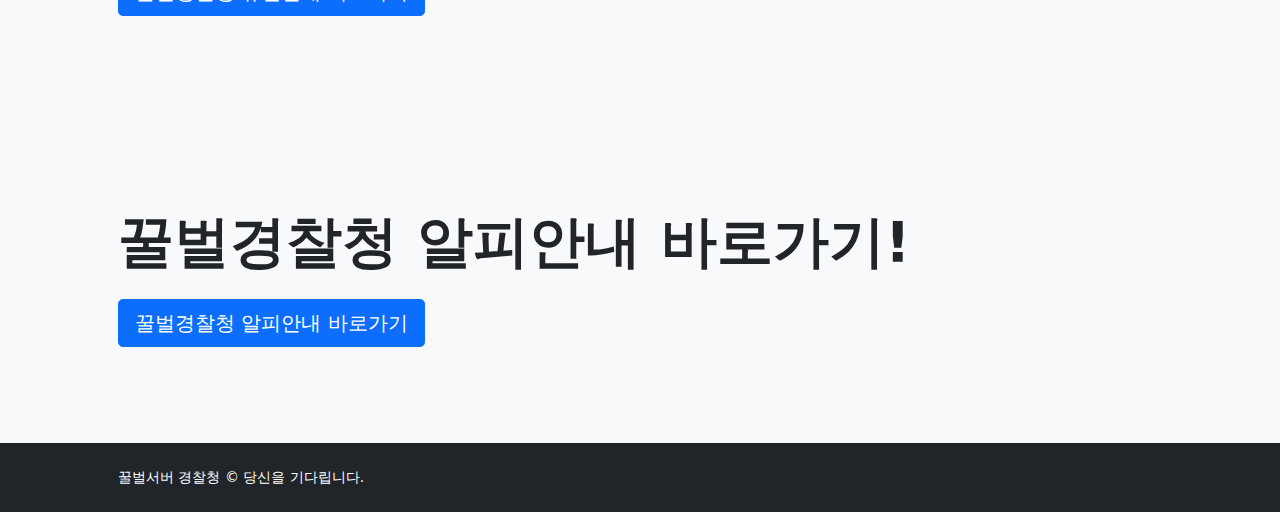
<file: index2.html>
<!DOCTYPE html>
<html lang="en">
    <head>
        <meta charset="utf-8" />
        <meta name="viewport" content="width=device-width, initial-scale=1, shrink-to-fit=no" />
        <meta name="description" content="" />
        <meta name="author" content="" />
        <title>FIVE M 꿀벌서버 경찰청</title>
        <!-- Favicon-->
        <link rel="icon" type="image/x-icon" href="assets/1234.ico" />
        <!-- Bootstrap icons-->
        <link href="https://cdn.jsdelivr.net/npm/bootstrap-icons@1.5.0/font/bootstrap-icons.css" rel="stylesheet" />
        <!-- Core theme CSS (includes Bootstrap)-->
        <link href="css/styles.css" rel="stylesheet" />
    </head>
    <body class="d-flex flex-column h-100">
        <main class="flex-shrink-0">
            <!-- Navigation-->
            <nav class="navbar navbar-expand-lg navbar-dark bg-dark">
                <div class="container px-5">
                    <a class="navbar-brand" href="index.html">꿀벌 경찰청</a>
                    <button class="navbar-toggler" type="button" data-bs-toggle="collapse" data-bs-target="#navbarSupportedContent" aria-controls="navbarSupportedContent" aria-expanded="false" aria-label="Toggle navigation"><span class="navbar-toggler-icon"></span></button>
                    <div class="collapse navbar-collapse" id="navbarSupportedContent">
                        <ul class="navbar-nav ms-auto mb-2 mb-lg-0">
                          <li class="nav-item"><a class="nav-link" href="index.html">메인</a></li>
                          <li class="nav-item"><a class="nav-link" href="about.html">소개</a></li>
                          <li class="nav-item"><a class="nav-link" href="faq.html">지원방식</a></li>
                          <li class="nav-item"><a class="nav-link" href="index2.html">링크모음</a></li>
                          <li class="nav-item dropdown">
                              <a class="nav-link dropdown-toggle" id="navbarDropdownBlog" href="#" role="button" data-bs-toggle="dropdown" aria-expanded="false">Blog</a>
                              <ul class="dropdown-menu dropdown-menu-end" aria-labelledby="navbarDropdownBlog">
                                  <li><a class="dropdown-item" href="blog-home.html">블로그-메인</a></li>
                              </ul>
                          </li>
                          <li class="nav-item dropdown">
                              <a class="nav-link dropdown-toggle" id="navbarDropdownPortfolio" href="#" role="button" data-bs-toggle="dropdown" aria-expanded="false">Portfolio</a>
                              <ul class="dropdown-menu dropdown-menu-end" aria-labelledby="navbarDropdownPortfolio">
                                  <li><a class="dropdown-item" href="Portfolio-overview.html">포트폴리오 개요</a></li>
                                </ul>
                            </li>
                        </ul>
                    </div>
                </div>
            </nav>
            <section class="py-5 bg-light">
                <div class="container px-5 my-5">
                    <h2 class="display-4 fw-bolder mb-4">꿀벌 경찰청 RP 공지 바로가기</h2>
                    <A href = "https://docs.google.com/document/d/1DZg8Vmh4iyNe6luuSALzrM4YpCrDlucbzR68mj_uPiU/edit?usp=sharing" target = "https://discord.gg/hbee" a class="btn btn-lg btn-primary" href="#!">꿀벌경찰청 RP 공지 바로가기</a>
                </div>
            </section>
            <section class="py-5 bg-light">
                <div class="container px-5 my-5">
                    <h2 class="display-4 fw-bolder mb-4">꿀벌 경찰청 외부 공지 바로가기</h2>
                    <A href = "https://docs.google.com/document/d/1H_UtSEdaWAet8V-icTjKlwjDVl98V6Xu9IcpHUAALDs/edit?usp=sharing" target = "https://www.youtube.com/channel/UC__pRdMXB68lNAMCj3WDnHw" a class="btn btn-lg btn-primary" href="#!">꿀벌경찰청 외부 공지 바로가기</a>
                </div>
            </section>
            <section class="py-5 bg-light">
                <div class="container px-5 my-5">
                    <h2 class="display-4 fw-bolder mb-4">디스코드 바로 가입하기!</h2>
                    <A href = "https://discord.gg/hbee" target = "https://discord.gg/hbee" a class="btn btn-lg btn-primary" href="#!">꿀벌 디스코드 바로 가입하기</a>
                </div>
            </section>
            <section class="py-5 bg-light">
                <div class="container px-5 my-5">
                    <h2 class="display-4 fw-bolder mb-4">꿀벌경찰청 유튜브 바로가기!</h2>
                    <A href = "https://www.youtube.com/channel/UC__pRdMXB68lNAMCj3WDnHw" target = "https://www.youtube.com/channel/UC__pRdMXB68lNAMCj3WDnHw" a class="btn btn-lg btn-primary" href="#!">꿀벌경찰청 유튜브 바로가기</a>
                </div>
            </section>
            <section class="py-5 bg-light">
                <div class="container px-5 my-5">
                    <h2 class="display-4 fw-bolder mb-4">꿀벌경찰청 유턴안내 바로가기!</h2>
                    <A href = "https://docs.google.com/spreadsheets/d/1DGEo8i45JyDmJfkIo1Ds4uQrASpEhqpRxxz_WB4lsj4/edit?usp=sharing" target = "https://www.youtube.com/channel/UC__pRdMXB68lNAMCj3WDnHw" a class="btn btn-lg btn-primary" href="#!">꿀벌경찰청 유턴안내 바로가기</a>
                </div>
            </section>
            <section class="py-5 bg-light">
                <div class="container px-5 my-5">
                    <h2 class="display-4 fw-bolder mb-4">꿀벌경찰청 알피안내 바로가기!</h2>
                    <A href = "https://docs.google.com/spreadsheets/d/1YvTKYOP9pYk15kT33QoYAYQlgsQ5b2r32WL0YMW3GYs/edit?usp=sharing" target = "https://www.youtube.com/channel/UC__pRdMXB68lNAMCj3WDnHw" a class="btn btn-lg btn-primary" href="#!">꿀벌경찰청 알피안내 바로가기</a>
                </div>
            </section>
        </main>
        <!-- Footer-->
        <footer class="bg-dark py-4 mt-auto">
            <div class="container px-5">
                <div class="row align-items-center justify-content-between flex-column flex-sm-row">
                    <div class="col-auto"><div class="small m-0 text-white">꿀벌서버 경찰청 &copy; 당신을 기다립니다.</div></div>
                    <div class="col-auto">
                    </div>
                </div>
            </div>
        </footer>
        <!-- Bootstrap core JS-->
        <script src="https://cdn.jsdelivr.net/npm/bootstrap@5.1.3/dist/js/bootstrap.bundle.min.js"></script>
        <!-- Core theme JS-->
        <script src="js/scripts.js"></script>
    </body>
</html>
</file>
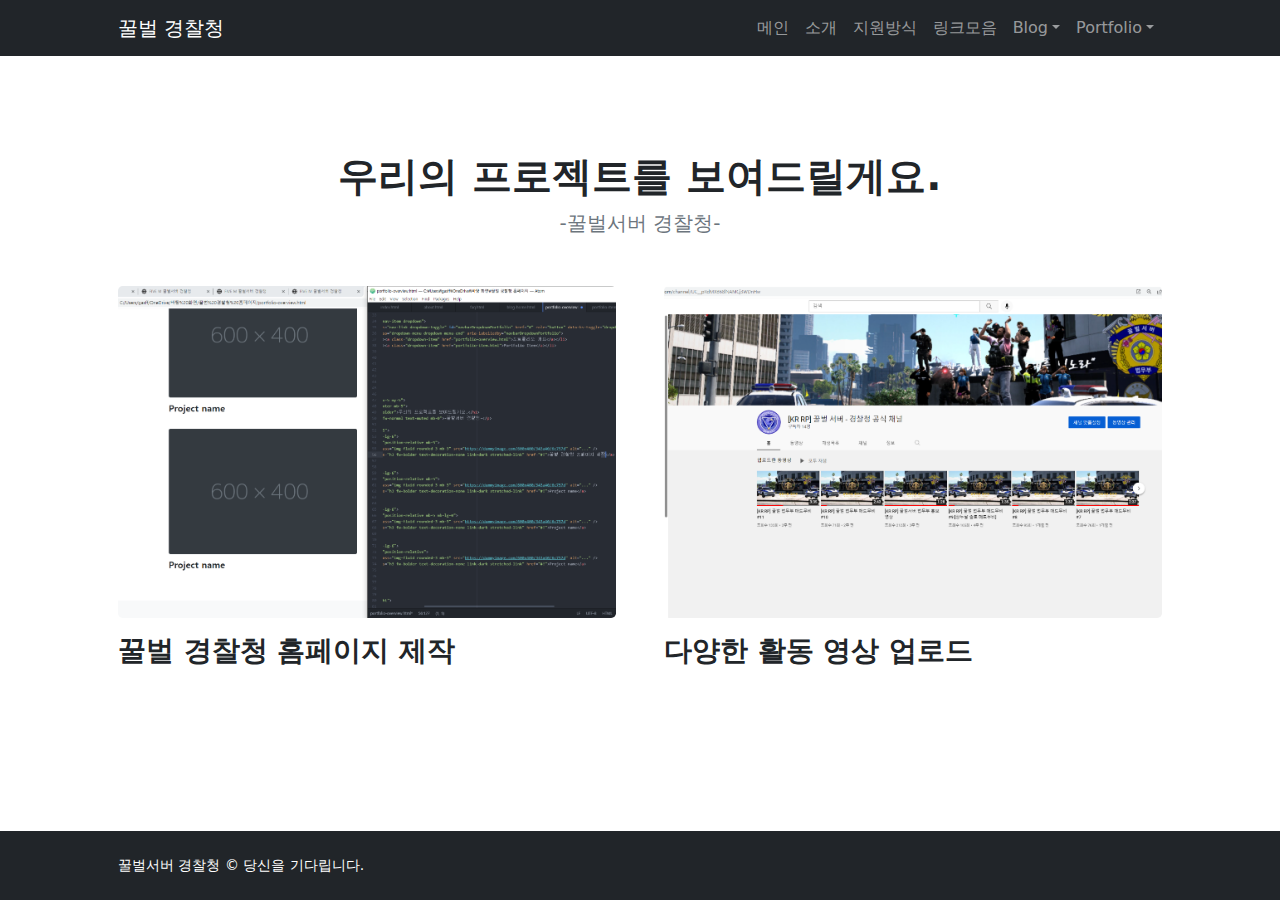
<file: Portfolio-overview.html>
<!DOCTYPE html>
<html lang="en">
    <head>
        <meta charset="utf-8" />
        <meta name="viewport" content="width=device-width, initial-scale=1, shrink-to-fit=no" />
        <meta name="description" content="" />
        <meta name="author" content="" />
        <title>FIVE M 꿀벌서버 경찰청</title>
        <!-- Favicon-->
        <link rel="icon" type="image/x-icon" href="assets/1234.ico" />
        <!-- Bootstrap icons-->
        <link href="https://cdn.jsdelivr.net/npm/bootstrap-icons@1.5.0/font/bootstrap-icons.css" rel="stylesheet" />
        <!-- Core theme CSS (includes Bootstrap)-->
        <link href="css/styles.css" rel="stylesheet" />
    </head>
    <body class="d-flex flex-column h-100">
        <main class="flex-shrink-0">
            <!-- Navigation-->
            <nav class="navbar navbar-expand-lg navbar-dark bg-dark">
                <div class="container px-5">
                    <a class="navbar-brand" href="index.html">꿀벌 경찰청</a>
                    <button class="navbar-toggler" type="button" data-bs-toggle="collapse" data-bs-target="#navbarSupportedContent" aria-controls="navbarSupportedContent" aria-expanded="false" aria-label="Toggle navigation"><span class="navbar-toggler-icon"></span></button>
                    <div class="collapse navbar-collapse" id="navbarSupportedContent">
                        <ul class="navbar-nav ms-auto mb-2 mb-lg-0">
                          <li class="nav-item"><a class="nav-link" href="index.html">메인</a></li>
                          <li class="nav-item"><a class="nav-link" href="about.html">소개</a></li>
                          <li class="nav-item"><a class="nav-link" href="faq.html">지원방식</a></li>
                          <li class="nav-item"><a class="nav-link" href="index2.html">링크모음</a></li>
                          <li class="nav-item dropdown">
                              <a class="nav-link dropdown-toggle" id="navbarDropdownBlog" href="#" role="button" data-bs-toggle="dropdown" aria-expanded="false">Blog</a>
                              <ul class="dropdown-menu dropdown-menu-end" aria-labelledby="navbarDropdownBlog">
                                  <li><a class="dropdown-item" href="blog-home.html">블로그-메인</a></li>
                              </ul>
                          </li>
                          <li class="nav-item dropdown">
                              <a class="nav-link dropdown-toggle" id="navbarDropdownPortfolio" href="#" role="button" data-bs-toggle="dropdown" aria-expanded="false">Portfolio</a>
                              <ul class="dropdown-menu dropdown-menu-end" aria-labelledby="navbarDropdownPortfolio">
                                  <li><a class="dropdown-item" href="Portfolio-overview.html">포트폴리오 개요</a></li>
                                </ul>
                            </li>
                        </ul>
                    </div>
                </div>
            </nav>
            <!-- Page Content-->
            <section class="py-5">
                <div class="container px-5 my-5">
                    <div class="text-center mb-5">
                        <h1 class="fw-bolder">우리의 프로젝트를 보여드릴게요.</h1>
                        <p class="lead fw-normal text-muted mb-0">-꿀벌서버 경찰청-</p>
                    </div>
                    <div class="row gx-5">
                        <div class="col-lg-6">
                            <div class="position-relative mb-5">
                                <img class="img-fluid rounded-3 mb-3" src="9.png" alt="..." />
                                <a class="h3 fw-bolder text-decoration-none link-dark stretched-link" href="#!">꿀벌 경찰청 홈페이지 제작</a>
                            </div>
                        </div>
                        <div class="col-lg-6">
                            <div class="position-relative mb-5">
                                <a href="https://www.youtube.com/channel/UC__pRdMXB68lNAMCj3WDnHw"><img class="img-fluid rounded-3 mb-3" src="10.png" alt="..." /></a>
                                <a class="h3 fw-bolder text-decoration-none link-dark stretched-link" href="#!">다양한 활동 영상 업로드</a>
                            </div>
                        </div>
                    </div>
                </div>
            </section>

        </main>
        <!-- Footer-->
        <footer class="bg-dark py-4 mt-auto">
            <div class="container px-5">
                <div class="row align-items-center justify-content-between flex-column flex-sm-row">
                    <div class="col-auto"><div class="small m-0 text-white">꿀벌서버 경찰청 &copy; 당신을 기다립니다.</div></div>
                    <div class="col-auto">
                    </div>
                </div>
            </div>
        </footer>
        <!-- Bootstrap core JS-->
        <script src="https://cdn.jsdelivr.net/npm/bootstrap@5.1.3/dist/js/bootstrap.bundle.min.js"></script>
        <!-- Core theme JS-->
        <script src="js/scripts.js"></script>
    </body>
</html>
</file>
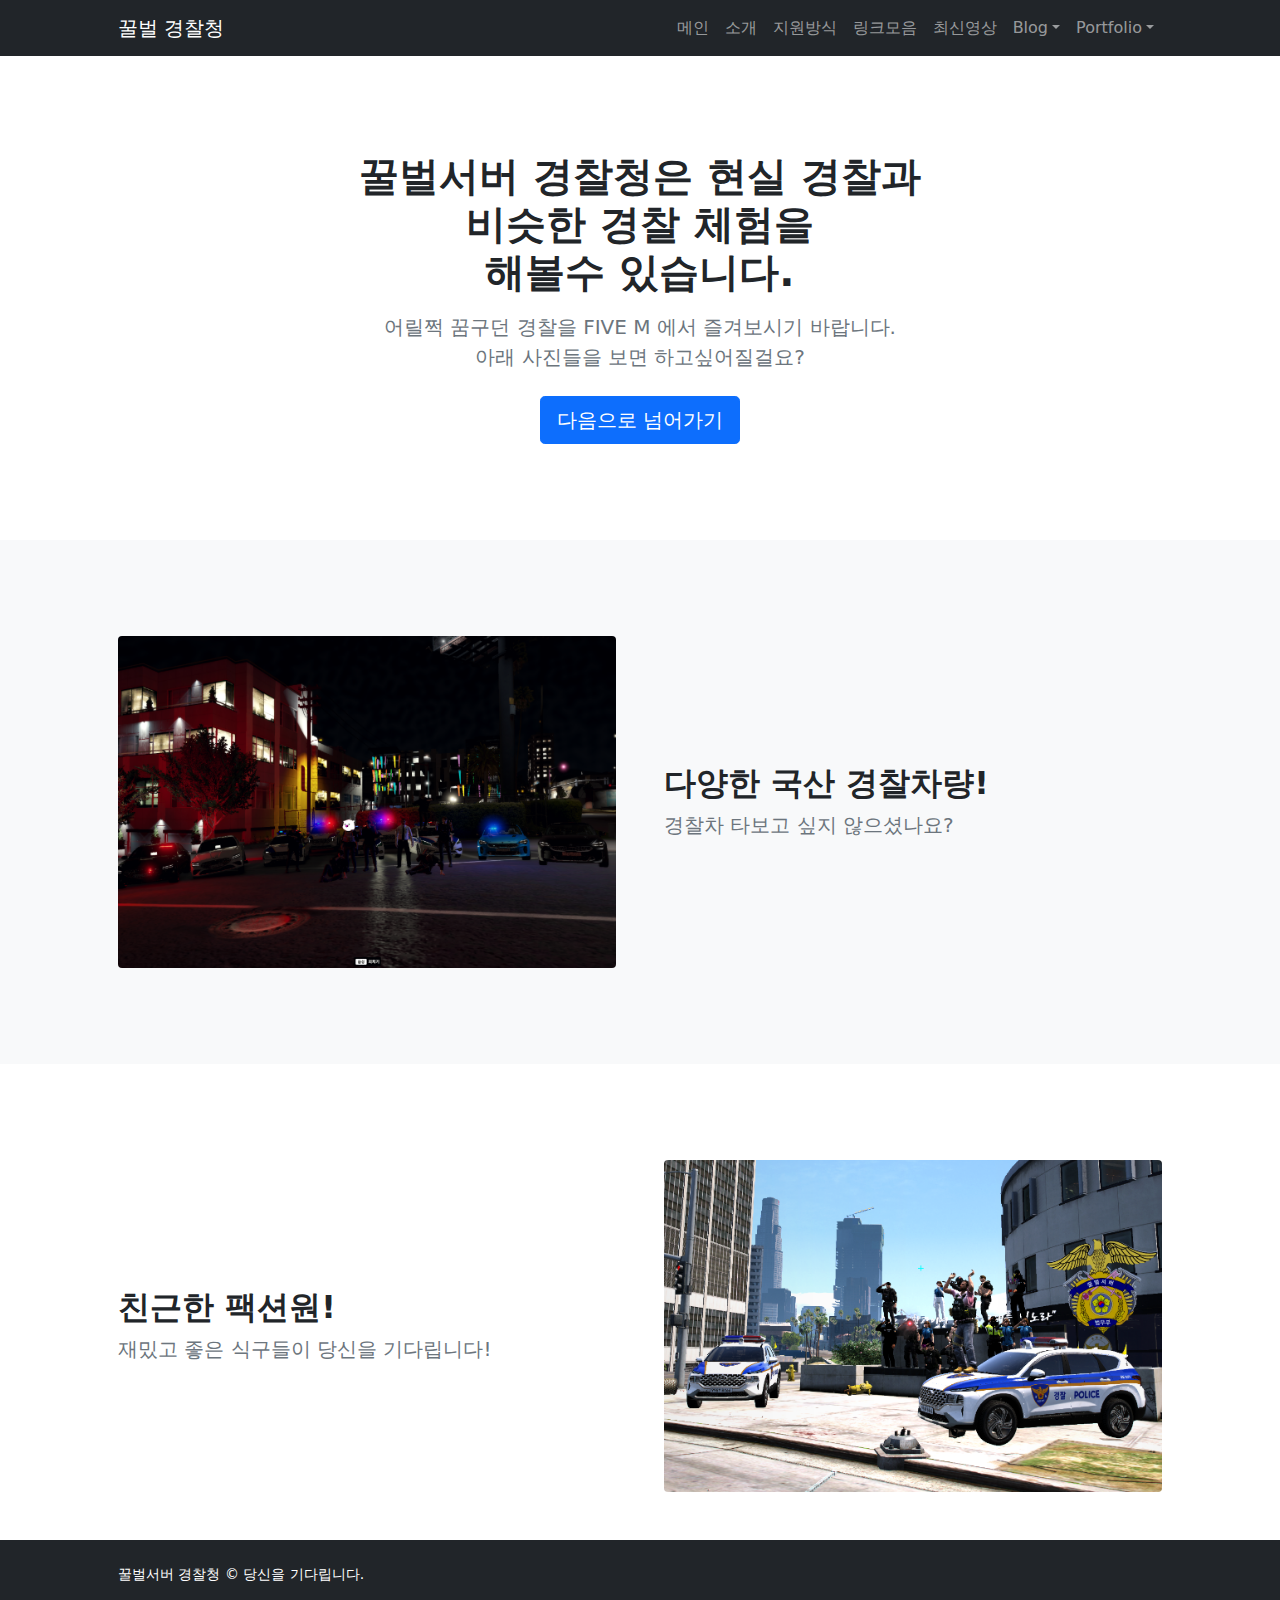
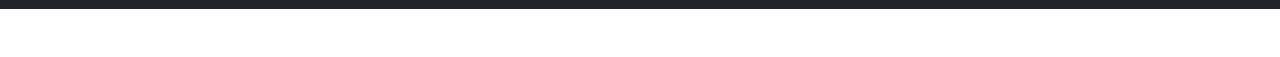
<file: 1234hbee-main/about.html>
<!DOCTYPE html>
<html lang="en">
    <head>
        <meta charset="utf-8" />
        <meta name="viewport" content="width=device-width, initial-scale=1, shrink-to-fit=no" />
        <meta name="description" content="" />
        <meta name="author" content="" />
        <title>FIVE M 꿀벌서버 경찰청</title>
        <!-- Favicon-->
        <link rel="icon" type="image/x-icon" href="assets/1234.ico" />
        <!-- Bootstrap icons-->
        <link href="https://cdn.jsdelivr.net/npm/bootstrap-icons@1.5.0/font/bootstrap-icons.css" rel="stylesheet" />
        <!-- Core theme CSS (includes Bootstrap)-->
        <link href="css/styles.css" rel="stylesheet" />
    </head>
    <body class="d-flex flex-column">
        <main class="flex-shrink-0">
            <!-- Navigation-->
            <nav class="navbar navbar-expand-lg navbar-dark bg-dark">
                <div class="container px-5">
                    <a class="navbar-brand" href="index.html">꿀벌 경찰청</a>
                    <button class="navbar-toggler" type="button" data-bs-toggle="collapse" data-bs-target="#navbarSupportedContent" aria-controls="navbarSupportedContent" aria-expanded="false" aria-label="Toggle navigation"><span class="navbar-toggler-icon"></span></button>
                    <div class="collapse navbar-collapse" id="navbarSupportedContent">
                        <ul class="navbar-nav ms-auto mb-2 mb-lg-0">
                          <li class="nav-item"><a class="nav-link" href="index.html">메인</a></li>
                          <li class="nav-item"><a class="nav-link" href="about.html">소개</a></li>
                          <li class="nav-item"><a class="nav-link" href="faq.html">지원방식</a></li>
                          <li class="nav-item"><a class="nav-link" href="index2.html">링크모음</a></li>
                          <li class="nav-item"><a class="nav-link" href="index3.html">최신영상</a></li>
                          <li class="nav-item dropdown">
                              <a class="nav-link dropdown-toggle" id="navbarDropdownBlog" href="#" role="button" data-bs-toggle="dropdown" aria-expanded="false">Blog</a>
                              <ul class="dropdown-menu dropdown-menu-end" aria-labelledby="navbarDropdownBlog">
                                  <li><a class="dropdown-item" href="blog-home.html">블로그-메인</a></li>
                              </ul>
                          </li>
                          <li class="nav-item dropdown">
                              <a class="nav-link dropdown-toggle" id="navbarDropdownPortfolio" href="#" role="button" data-bs-toggle="dropdown" aria-expanded="false">Portfolio</a>
                              <ul class="dropdown-menu dropdown-menu-end" aria-labelledby="navbarDropdownPortfolio">
                                  <li><a class="dropdown-item" href="Portfolio-overview.html">포트폴리오 개요</a></li>
                                </ul>
                            </li>
                        </ul>
                    </div>
                </div>
            </nav>
            <!-- Header-->
            <header class="py-5">
                <div class="container px-5">
                    <div class="row justify-content-center">
                        <div class="col-lg-8 col-xxl-6">
                            <div class="text-center my-5">
                                <h1 class="fw-bolder mb-3">꿀벌서버 경찰청은 현실 경찰과<br> 비슷한 경찰 체험을 <br>해볼수 있습니다.</h1>
                                <p class="lead fw-normal text-muted mb-4">어릴쩍 꿈구던 경찰을 FIVE M 에서 즐겨보시기 바랍니다.<br>아래 사진들을 보면 하고싶어질걸요?</p>
                                <a class="btn btn-primary btn-lg" href="#scroll-target">다음으로 넘어가기</a>
                            </div>
                        </div>
                    </div>
                </div>
            </header>
            <!-- About section one-->
            <section class="py-5 bg-light" id="scroll-target">
                <div class="container px-5 my-5">
                    <div class="row gx-5 align-items-center">
                        <div class="col-lg-6"><img class="img-fluid rounded mb-5 mb-lg-0" src="3.png" alt="..." /></div>
                        <div class="col-lg-6">
                            <h2 class="fw-bolder">다양한 국산 경찰차량!</h2>
                            <p class="lead fw-normal text-muted mb-0">경찰차 타보고 싶지 않으셨나요?</p>
                        </div>
                    </div>
                </div>
            </section>
            <!-- About section two-->
            <section class="py-5">
                <div class="container px-5 my-5">
                    <div class="row gx-5 align-items-center">
                        <div class="col-lg-6 order-first order-lg-last"><img class="img-fluid rounded mb-5 mb-lg-0" src="4.png" alt="..." /></div>
                        <div class="col-lg-6">
                            <h2 class="fw-bolder">친근한 팩션원!</h2>
                            <p class="lead fw-normal text-muted mb-0">재밌고 좋은 식구들이 당신을 기다립니다!</p>
                        </div>
                    </div>
                </div>

                <!-- Bootstrap core JS-->
                <script src="https://cdn.jsdelivr.net/npm/bootstrap@5.1.3/dist/js/bootstrap.bundle.min.js"></script>
                <!-- Core theme JS-->
                <script src="js/scripts.js"></script>
                <footer class="bg-dark py-4 mt-auto">
                    <div class="container px-5">
                        <div class="row align-items-center justify-content-between flex-column flex-sm-row">
                            <div class="col-auto"><div class="small m-0 text-white">꿀벌서버 경찰청 &copy; 당신을 기다립니다.</div></div>
                            <div class="col-auto">
                            </div>
                        </div>
                    </div>
                </footer>
    </body>
</html>
</file>
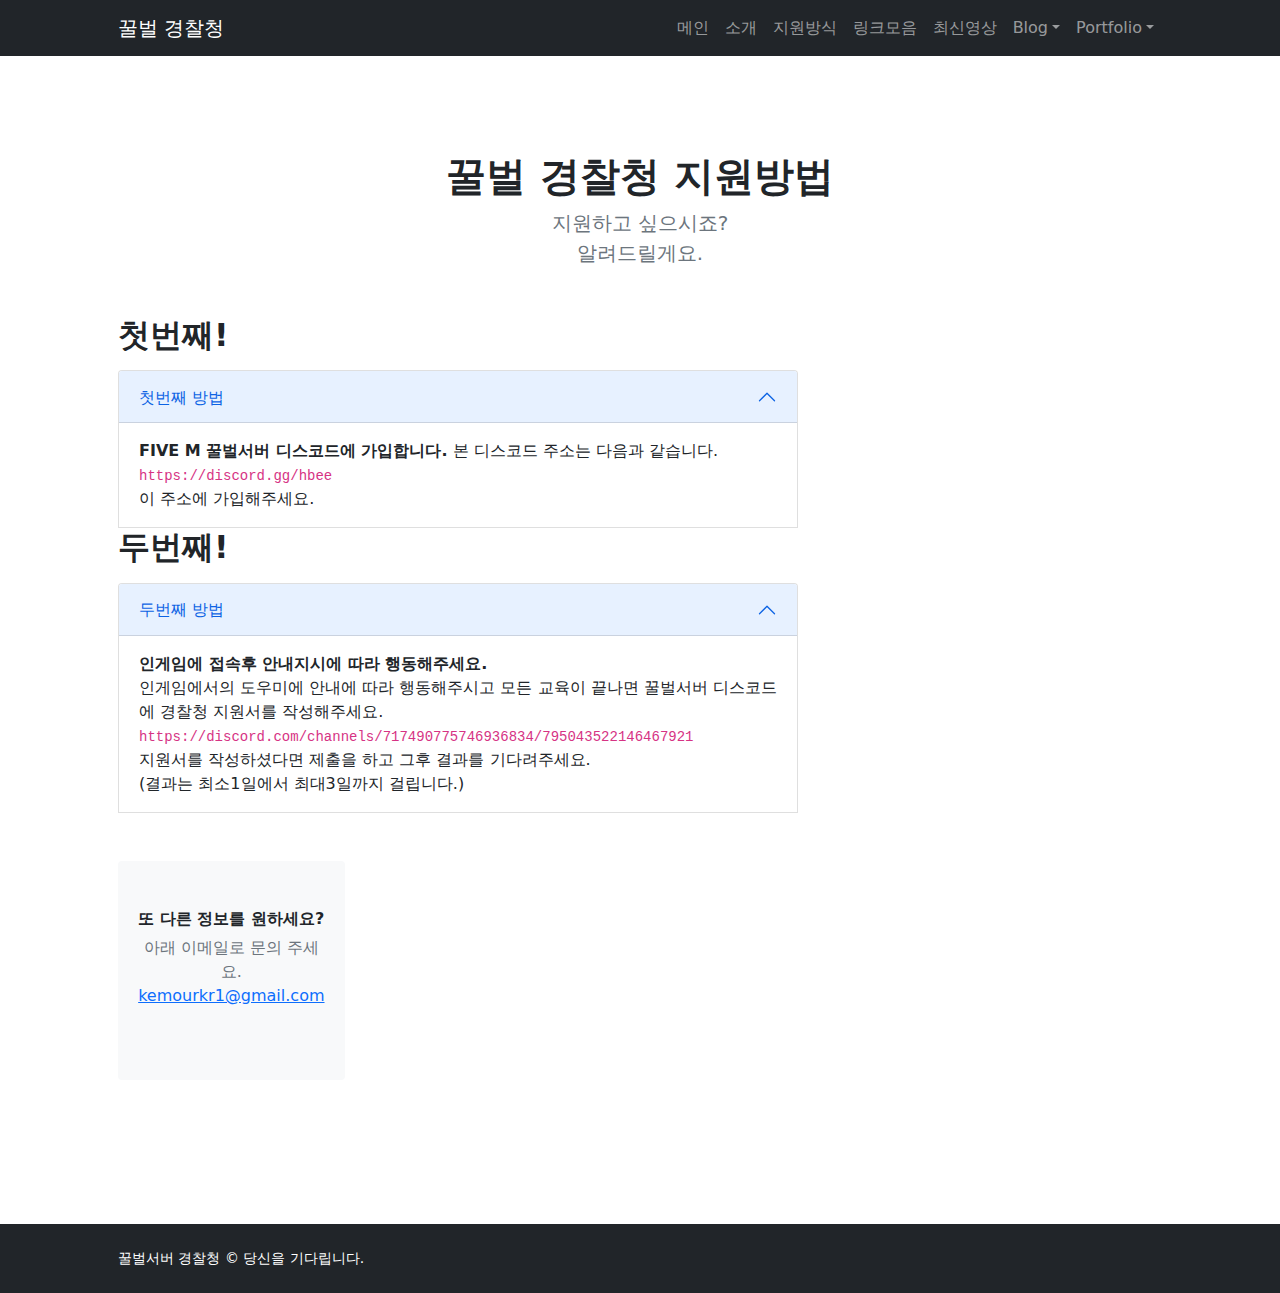
<file: 1234hbee-main/faq.html>
<!DOCTYPE html>
<html lang="en">
    <head>
        <meta charset="utf-8" />
        <meta name="viewport" content="width=device-width, initial-scale=1, shrink-to-fit=no" />
        <meta name="description" content="" />
        <meta name="author" content="" />
        <title>FIVE M 꿀벌서버 경찰청</title>
        <!-- Favicon-->
        <link rel="icon" type="image/x-icon" href="assets/1234.ico" />
        <!-- Bootstrap icons-->
        <link href="https://cdn.jsdelivr.net/npm/bootstrap-icons@1.5.0/font/bootstrap-icons.css" rel="stylesheet" />
        <!-- Core theme CSS (includes Bootstrap)-->
        <link href="css/styles.css" rel="stylesheet" />
    </head>
    <body class="d-flex flex-column h-100">
        <main class="flex-shrink-0">
            <!-- Navigation-->
            <nav class="navbar navbar-expand-lg navbar-dark bg-dark">
                <div class="container px-5">
                  <a class="navbar-brand" href="index.html">꿀벌 경찰청</a>
                  <button class="navbar-toggler" type="button" data-bs-toggle="collapse" data-bs-target="#navbarSupportedContent" aria-controls="navbarSupportedContent" aria-expanded="false" aria-label="Toggle navigation"><span class="navbar-toggler-icon"></span></button>
                  <div class="collapse navbar-collapse" id="navbarSupportedContent">
                      <ul class="navbar-nav ms-auto mb-2 mb-lg-0">
                        <li class="nav-item"><a class="nav-link" href="index.html">메인</a></li>
                        <li class="nav-item"><a class="nav-link" href="about.html">소개</a></li>
                        <li class="nav-item"><a class="nav-link" href="faq.html">지원방식</a></li>
                        <li class="nav-item"><a class="nav-link" href="index2.html">링크모음</a></li>
                        <li class="nav-item"><a class="nav-link" href="index3.html">최신영상</a></li>
                        <li class="nav-item dropdown">
                            <a class="nav-link dropdown-toggle" id="navbarDropdownBlog" href="#" role="button" data-bs-toggle="dropdown" aria-expanded="false">Blog</a>
                            <ul class="dropdown-menu dropdown-menu-end" aria-labelledby="navbarDropdownBlog">
                                <li><a class="dropdown-item" href="blog-home.html">블로그-메인</a></li>
                            </ul>
                        </li>
                        <li class="nav-item dropdown">
                            <a class="nav-link dropdown-toggle" id="navbarDropdownPortfolio" href="#" role="button" data-bs-toggle="dropdown" aria-expanded="false">Portfolio</a>
                            <ul class="dropdown-menu dropdown-menu-end" aria-labelledby="navbarDropdownPortfolio">
                                <li><a class="dropdown-item" href="Portfolio-overview.html">포트폴리오 개요</a></li>
                                </ul>
                            </li>
                        </ul>
                    </div>
                </div>
            </nav>
            <!-- Page Content-->
            <section class="py-5">
                <div class="container px-5 my-5">
                    <div class="text-center mb-5">
                        <h1 class="fw-bolder">꿀벌 경찰청 지원방법</h1>
                        <p class="lead fw-normal text-muted mb-0">지원하고 싶으시죠?<br>알려드릴게요.</p>
                    </div>
                    <div class="row gx-5">
                        <div class="col-xl-8">
                            <!-- FAQ Accordion 1-->
                            <h2 class="fw-bolder mb-3">첫번째!</h2>
                            <div class="accordion mb-5" id="accordionExample">
                                <div class="accordion-item">
                                    <h3 class="accordion-header" id="headingOne"><button class="accordion-button" type="button" data-bs-toggle="collapse" data-bs-target="#collapseOne" aria-expanded="true" aria-controls="collapseOne">첫번째 방법</button></h3>
                                    <div class="accordion-collapse collapse show" id="collapseOne" aria-labelledby="headingOne" data-bs-parent="#accordionExample">
                                        <div class="accordion-body">
                                            <strong>FIVE M 꿀벌서버 디스코드에 가입합니다.</strong>
                                            본 디스코드 주소는 다음과 같습니다.<br>
                                            <code>https://discord.gg/hbee</code><br>
                                            이 주소에 가입해주세요.
                                        </div>
                                    </div>
                                </div>
                            <h2 class="fw-bolder mb-3">두번째!</h2>
                            <div class="accordion mb-5 mb-xl-0" id="accordionExample2">
                                <div class="accordion-item">
                                    <h3 class="accordion-header" id="headingOne"><button class="accordion-button" type="button" data-bs-toggle="collapse" data-bs-target="#collapseOne" aria-expanded="true" aria-controls="collapseOne">두번째 방법</button></h3>
                                    <div class="accordion-collapse collapse show" id="collapseOne" aria-labelledby="headingOne" data-bs-parent="#accordionExample2">
                                        <div class="accordion-body">
                                            <strong>인게임에 접속후 안내지시에 따라 행동해주세요.</strong><br>
                                            인게임에서의 도우미에 안내에 따라 행동해주시고 모든 교육이 끝나면 꿀벌서버 디스코드에 경찰청 지원서를 작성해주세요.<br>
                                            <code>https://discord.com/channels/717490775746936834/795043522146467921</code><br>
                                            지원서를 작성하셨다면 제출을 하고 그후 결과를 기다려주세요.<br> (결과는 최소1일에서 최대3일까지 걸립니다.)
                                        </div>
                                    </div>
                                </div>
                        <div class="col-xl-4">
                            <div class="card border-0 bg-light mt-xl-5">
                                <div class="card-body p-4 py-lg-5">
                                    <div class="d-flex align-items-center justify-content-center">
                                        <div class="text-center">
                                            <div class="h6 fw-bolder">또 다른 정보를 원하세요?</div>
                                            <p class="text-muted mb-4">
                                                아래 이메일로 문의 주세요.
                                                <br />
                                                <a href="#!">kemourkr1@gmail.com</a>
                                            </p>
                                        </div>
                                    </div>
                                </div>
                            </div>
                        </div>
                    </div>
                </div>
            </section>
        </main>
        <!-- Footer-->
        <footer class="bg-dark py-4 mt-auto">
            <div class="container px-5">
                <div class="row align-items-center justify-content-between flex-column flex-sm-row">
                    <div class="col-auto"><div class="small m-0 text-white">꿀벌서버 경찰청 &copy; 당신을 기다립니다.</div></div>
                    <div class="col-auto">
                    </div>
                </div>
            </div>
        </footer>
        <!-- Bootstrap core JS-->
        <script src="https://cdn.jsdelivr.net/npm/bootstrap@5.1.3/dist/js/bootstrap.bundle.min.js"></script>
        <!-- Core theme JS-->
        <script src="js/scripts.js"></script>
    </body>
</html>
</file>
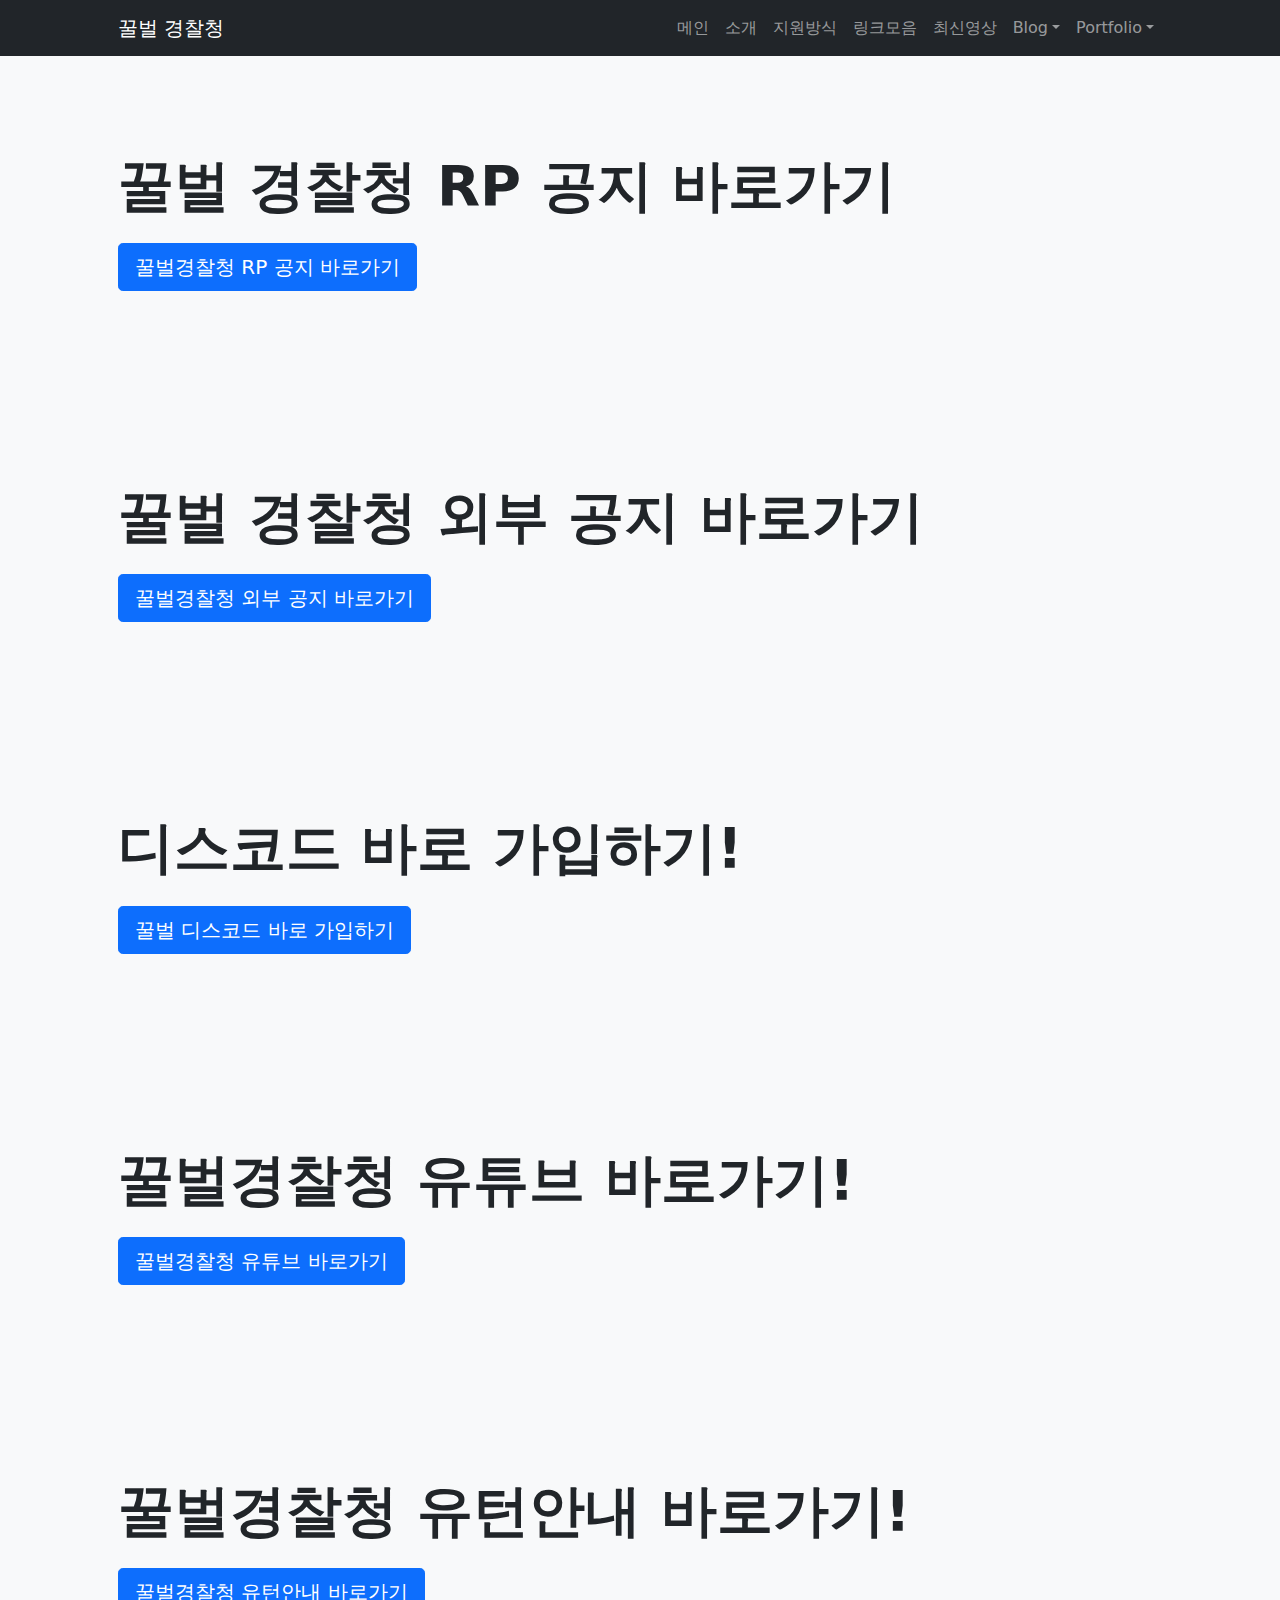
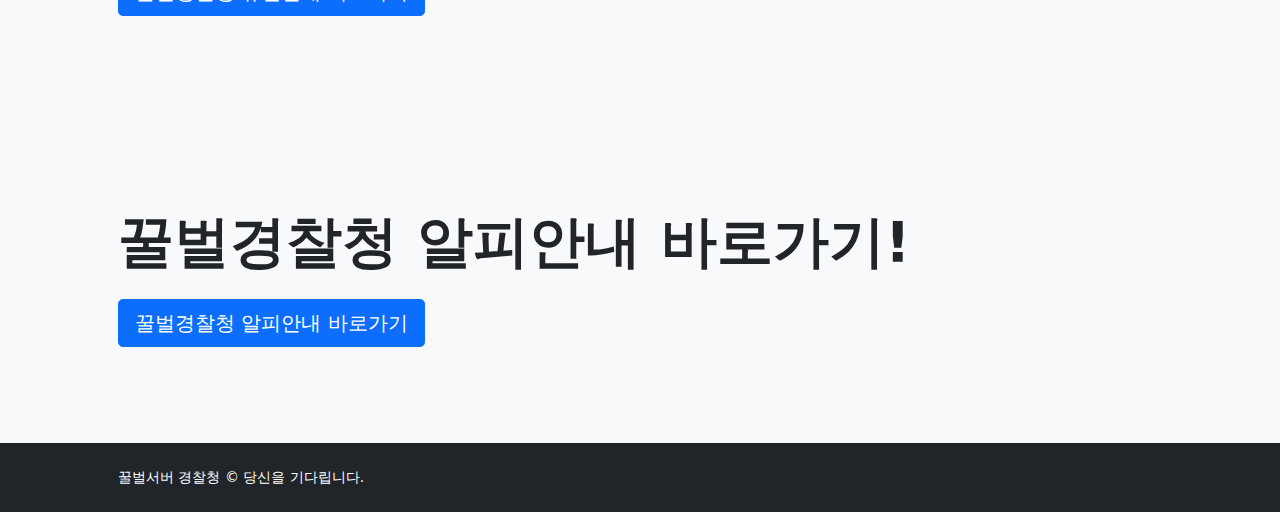
<file: 1234hbee-main/index2.html>
<!DOCTYPE html>
<html lang="en">
    <head>
        <meta charset="utf-8" />
        <meta name="viewport" content="width=device-width, initial-scale=1, shrink-to-fit=no" />
        <meta name="description" content="" />
        <meta name="author" content="" />
        <title>FIVE M 꿀벌서버 경찰청</title>
        <!-- Favicon-->
        <link rel="icon" type="image/x-icon" href="assets/1234.ico" />
        <!-- Bootstrap icons-->
        <link href="https://cdn.jsdelivr.net/npm/bootstrap-icons@1.5.0/font/bootstrap-icons.css" rel="stylesheet" />
        <!-- Core theme CSS (includes Bootstrap)-->
        <link href="css/styles.css" rel="stylesheet" />
    </head>
    <body class="d-flex flex-column h-100">
        <main class="flex-shrink-0">
            <!-- Navigation-->
            <nav class="navbar navbar-expand-lg navbar-dark bg-dark">
                <div class="container px-5">
                    <a class="navbar-brand" href="index.html">꿀벌 경찰청</a>
                    <button class="navbar-toggler" type="button" data-bs-toggle="collapse" data-bs-target="#navbarSupportedContent" aria-controls="navbarSupportedContent" aria-expanded="false" aria-label="Toggle navigation"><span class="navbar-toggler-icon"></span></button>
                    <div class="collapse navbar-collapse" id="navbarSupportedContent">
                        <ul class="navbar-nav ms-auto mb-2 mb-lg-0">
                          <li class="nav-item"><a class="nav-link" href="index.html">메인</a></li>
                          <li class="nav-item"><a class="nav-link" href="about.html">소개</a></li>
                          <li class="nav-item"><a class="nav-link" href="faq.html">지원방식</a></li>
                          <li class="nav-item"><a class="nav-link" href="index2.html">링크모음</a></li>
                          <li class="nav-item"><a class="nav-link" href="index3.html">최신영상</a></li>
                          <li class="nav-item dropdown">
                              <a class="nav-link dropdown-toggle" id="navbarDropdownBlog" href="#" role="button" data-bs-toggle="dropdown" aria-expanded="false">Blog</a>
                              <ul class="dropdown-menu dropdown-menu-end" aria-labelledby="navbarDropdownBlog">
                                  <li><a class="dropdown-item" href="blog-home.html">블로그-메인</a></li>
                              </ul>
                          </li>
                          <li class="nav-item dropdown">
                              <a class="nav-link dropdown-toggle" id="navbarDropdownPortfolio" href="#" role="button" data-bs-toggle="dropdown" aria-expanded="false">Portfolio</a>
                              <ul class="dropdown-menu dropdown-menu-end" aria-labelledby="navbarDropdownPortfolio">
                                  <li><a class="dropdown-item" href="Portfolio-overview.html">포트폴리오 개요</a></li>
                                </ul>
                            </li>
                        </ul>
                    </div>
                </div>
            </nav>
            <section class="py-5 bg-light">
                <div class="container px-5 my-5">
                    <h2 class="display-4 fw-bolder mb-4">꿀벌 경찰청 RP 공지 바로가기</h2>
                    <A href = "https://docs.google.com/document/d/1DZg8Vmh4iyNe6luuSALzrM4YpCrDlucbzR68mj_uPiU/edit?usp=sharing" target = "https://discord.gg/hbee" a class="btn btn-lg btn-primary" href="#!">꿀벌경찰청 RP 공지 바로가기</a>
                </div>
            </section>
            <section class="py-5 bg-light">
                <div class="container px-5 my-5">
                    <h2 class="display-4 fw-bolder mb-4">꿀벌 경찰청 외부 공지 바로가기</h2>
                    <A href = "https://docs.google.com/document/d/1H_UtSEdaWAet8V-icTjKlwjDVl98V6Xu9IcpHUAALDs/edit?usp=sharing" target = "https://www.youtube.com/channel/UC__pRdMXB68lNAMCj3WDnHw" a class="btn btn-lg btn-primary" href="#!">꿀벌경찰청 외부 공지 바로가기</a>
                </div>
            </section>
            <section class="py-5 bg-light">
                <div class="container px-5 my-5">
                    <h2 class="display-4 fw-bolder mb-4">디스코드 바로 가입하기!</h2>
                    <A href = "https://discord.gg/hbee" target = "https://discord.gg/hbee" a class="btn btn-lg btn-primary" href="#!">꿀벌 디스코드 바로 가입하기</a>
                </div>
            </section>
            <section class="py-5 bg-light">
                <div class="container px-5 my-5">
                    <h2 class="display-4 fw-bolder mb-4">꿀벌경찰청 유튜브 바로가기!</h2>
                    <A href = "https://www.youtube.com/channel/UC__pRdMXB68lNAMCj3WDnHw" target = "https://www.youtube.com/channel/UC__pRdMXB68lNAMCj3WDnHw" a class="btn btn-lg btn-primary" href="#!">꿀벌경찰청 유튜브 바로가기</a>
                </div>
            </section>
            <section class="py-5 bg-light">
                <div class="container px-5 my-5">
                    <h2 class="display-4 fw-bolder mb-4">꿀벌경찰청 유턴안내 바로가기!</h2>
                    <A href = "https://docs.google.com/spreadsheets/d/1DGEo8i45JyDmJfkIo1Ds4uQrASpEhqpRxxz_WB4lsj4/edit?usp=sharing" target = "https://www.youtube.com/channel/UC__pRdMXB68lNAMCj3WDnHw" a class="btn btn-lg btn-primary" href="#!">꿀벌경찰청 유턴안내 바로가기</a>
                </div>
            </section>
            <section class="py-5 bg-light">
                <div class="container px-5 my-5">
                    <h2 class="display-4 fw-bolder mb-4">꿀벌경찰청 알피안내 바로가기!</h2>
                    <A href = "https://docs.google.com/spreadsheets/d/1YvTKYOP9pYk15kT33QoYAYQlgsQ5b2r32WL0YMW3GYs/edit?usp=sharing" target = "https://www.youtube.com/channel/UC__pRdMXB68lNAMCj3WDnHw" a class="btn btn-lg btn-primary" href="#!">꿀벌경찰청 알피안내 바로가기</a>
                </div>
            </section>
        </main>
        <!-- Footer-->
        <footer class="bg-dark py-4 mt-auto">
            <div class="container px-5">
                <div class="row align-items-center justify-content-between flex-column flex-sm-row">
                    <div class="col-auto"><div class="small m-0 text-white">꿀벌서버 경찰청 &copy; 당신을 기다립니다.</div></div>
                    <div class="col-auto">
                    </div>
                </div>
            </div>
        </footer>
        <!-- Bootstrap core JS-->
        <script src="https://cdn.jsdelivr.net/npm/bootstrap@5.1.3/dist/js/bootstrap.bundle.min.js"></script>
        <!-- Core theme JS-->
        <script src="js/scripts.js"></script>
    </body>
</html>
</file>
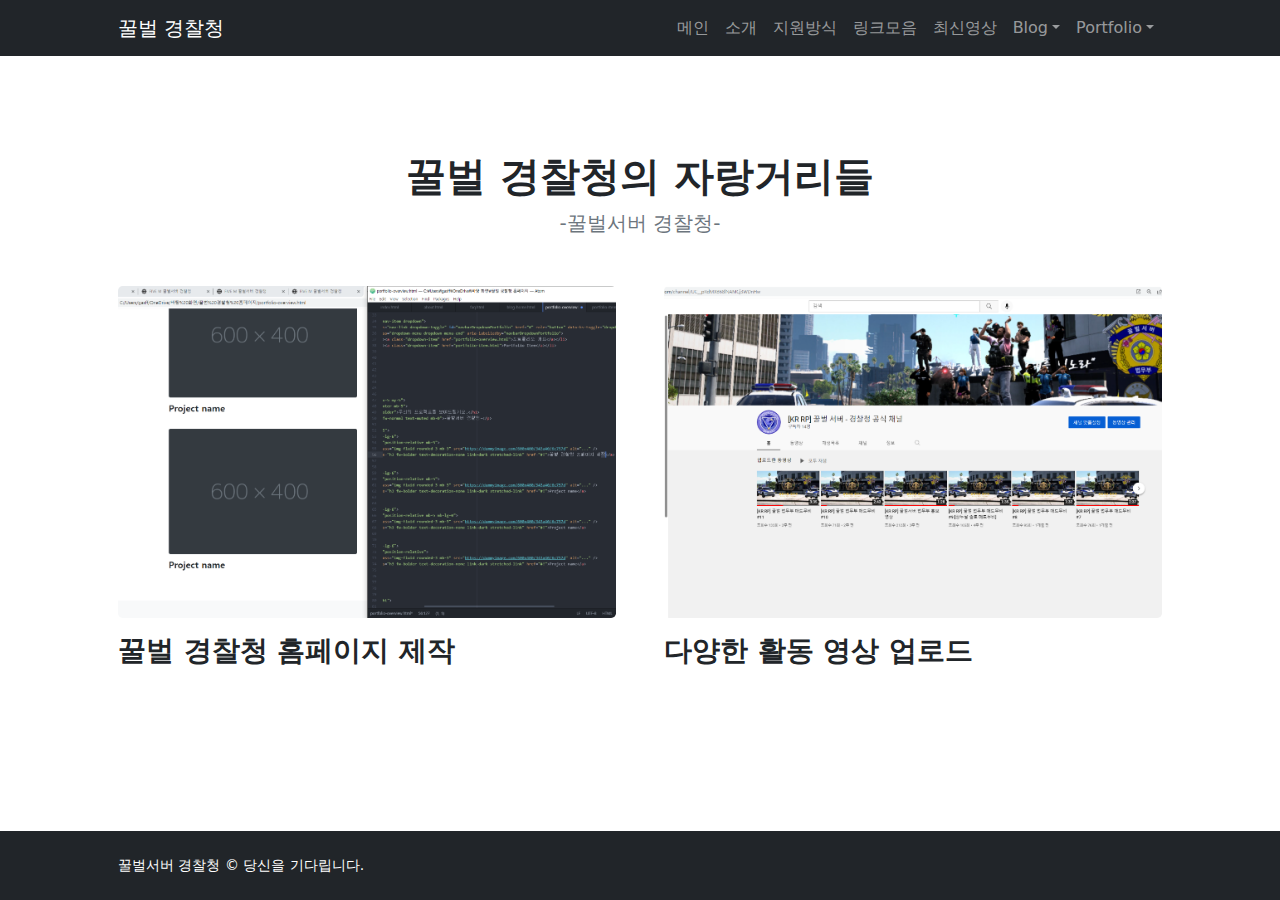
<file: 1234hbee-main/Portfolio-overview.html>
<!DOCTYPE html>
<html lang="en">
    <head>
        <meta charset="utf-8" />
        <meta name="viewport" content="width=device-width, initial-scale=1, shrink-to-fit=no" />
        <meta name="description" content="" />
        <meta name="author" content="" />
        <title>FIVE M 꿀벌서버 경찰청</title>
        <!-- Favicon-->
        <link rel="icon" type="image/x-icon" href="assets/1234.ico" />
        <!-- Bootstrap icons-->
        <link href="https://cdn.jsdelivr.net/npm/bootstrap-icons@1.5.0/font/bootstrap-icons.css" rel="stylesheet" />
        <!-- Core theme CSS (includes Bootstrap)-->
        <link href="css/styles.css" rel="stylesheet" />
    </head>
    <body class="d-flex flex-column h-100">
        <main class="flex-shrink-0">
            <!-- Navigation-->
            <nav class="navbar navbar-expand-lg navbar-dark bg-dark">
                <div class="container px-5">
                    <a class="navbar-brand" href="index.html">꿀벌 경찰청</a>
                    <button class="navbar-toggler" type="button" data-bs-toggle="collapse" data-bs-target="#navbarSupportedContent" aria-controls="navbarSupportedContent" aria-expanded="false" aria-label="Toggle navigation"><span class="navbar-toggler-icon"></span></button>
                    <div class="collapse navbar-collapse" id="navbarSupportedContent">
                        <ul class="navbar-nav ms-auto mb-2 mb-lg-0">
                          <li class="nav-item"><a class="nav-link" href="index.html">메인</a></li>
                          <li class="nav-item"><a class="nav-link" href="about.html">소개</a></li>
                          <li class="nav-item"><a class="nav-link" href="faq.html">지원방식</a></li>
                          <li class="nav-item"><a class="nav-link" href="index2.html">링크모음</a></li>
                          <li class="nav-item"><a class="nav-link" href="index3.html">최신영상</a></li>
                          <li class="nav-item dropdown">
                              <a class="nav-link dropdown-toggle" id="navbarDropdownBlog" href="#" role="button" data-bs-toggle="dropdown" aria-expanded="false">Blog</a>
                              <ul class="dropdown-menu dropdown-menu-end" aria-labelledby="navbarDropdownBlog">
                                  <li><a class="dropdown-item" href="blog-home.html">블로그-메인</a></li>
                              </ul>
                          </li>
                          <li class="nav-item dropdown">
                              <a class="nav-link dropdown-toggle" id="navbarDropdownPortfolio" href="#" role="button" data-bs-toggle="dropdown" aria-expanded="false">Portfolio</a>
                              <ul class="dropdown-menu dropdown-menu-end" aria-labelledby="navbarDropdownPortfolio">
                                  <li><a class="dropdown-item" href="Portfolio-overview.html">포트폴리오 개요</a></li>
                                </ul>
                            </li>
                        </ul>
                    </div>
                </div>
            </nav>
            <!-- Page Content-->
            <section class="py-5">
                <div class="container px-5 my-5">
                    <div class="text-center mb-5">
                        <h1 class="fw-bolder">꿀벌 경찰청의 자랑거리들</h1>
                        <p class="lead fw-normal text-muted mb-0">-꿀벌서버 경찰청-</p>
                    </div>
                    <div class="row gx-5">
                        <div class="col-lg-6">
                            <div class="position-relative mb-5">
                                <img class="img-fluid rounded-3 mb-3" src="9.png" alt="..." />
                                <a class="h3 fw-bolder text-decoration-none link-dark stretched-link" href="#!">꿀벌 경찰청 홈페이지 제작</a>
                            </div>
                        </div>
                        <div class="col-lg-6">
                            <div class="position-relative mb-5">
                                <a href="https://www.youtube.com/channel/UC__pRdMXB68lNAMCj3WDnHw"><img class="img-fluid rounded-3 mb-3" src="10.png" alt="..." /></a>
                                <a class="h3 fw-bolder text-decoration-none link-dark stretched-link" href="#!">다양한 활동 영상 업로드</a>
                            </div>
                        </div>
                    </div>
                </div>
            </section>

        </main>
        <!-- Footer-->
        <footer class="bg-dark py-4 mt-auto">
            <div class="container px-5">
                <div class="row align-items-center justify-content-between flex-column flex-sm-row">
                    <div class="col-auto"><div class="small m-0 text-white">꿀벌서버 경찰청 &copy; 당신을 기다립니다.</div></div>
                    <div class="col-auto">
                    </div>
                </div>
            </div>
        </footer>
        <!-- Bootstrap core JS-->
        <script src="https://cdn.jsdelivr.net/npm/bootstrap@5.1.3/dist/js/bootstrap.bundle.min.js"></script>
        <!-- Core theme JS-->
        <script src="js/scripts.js"></script>
    </body>
</html>
</file>
